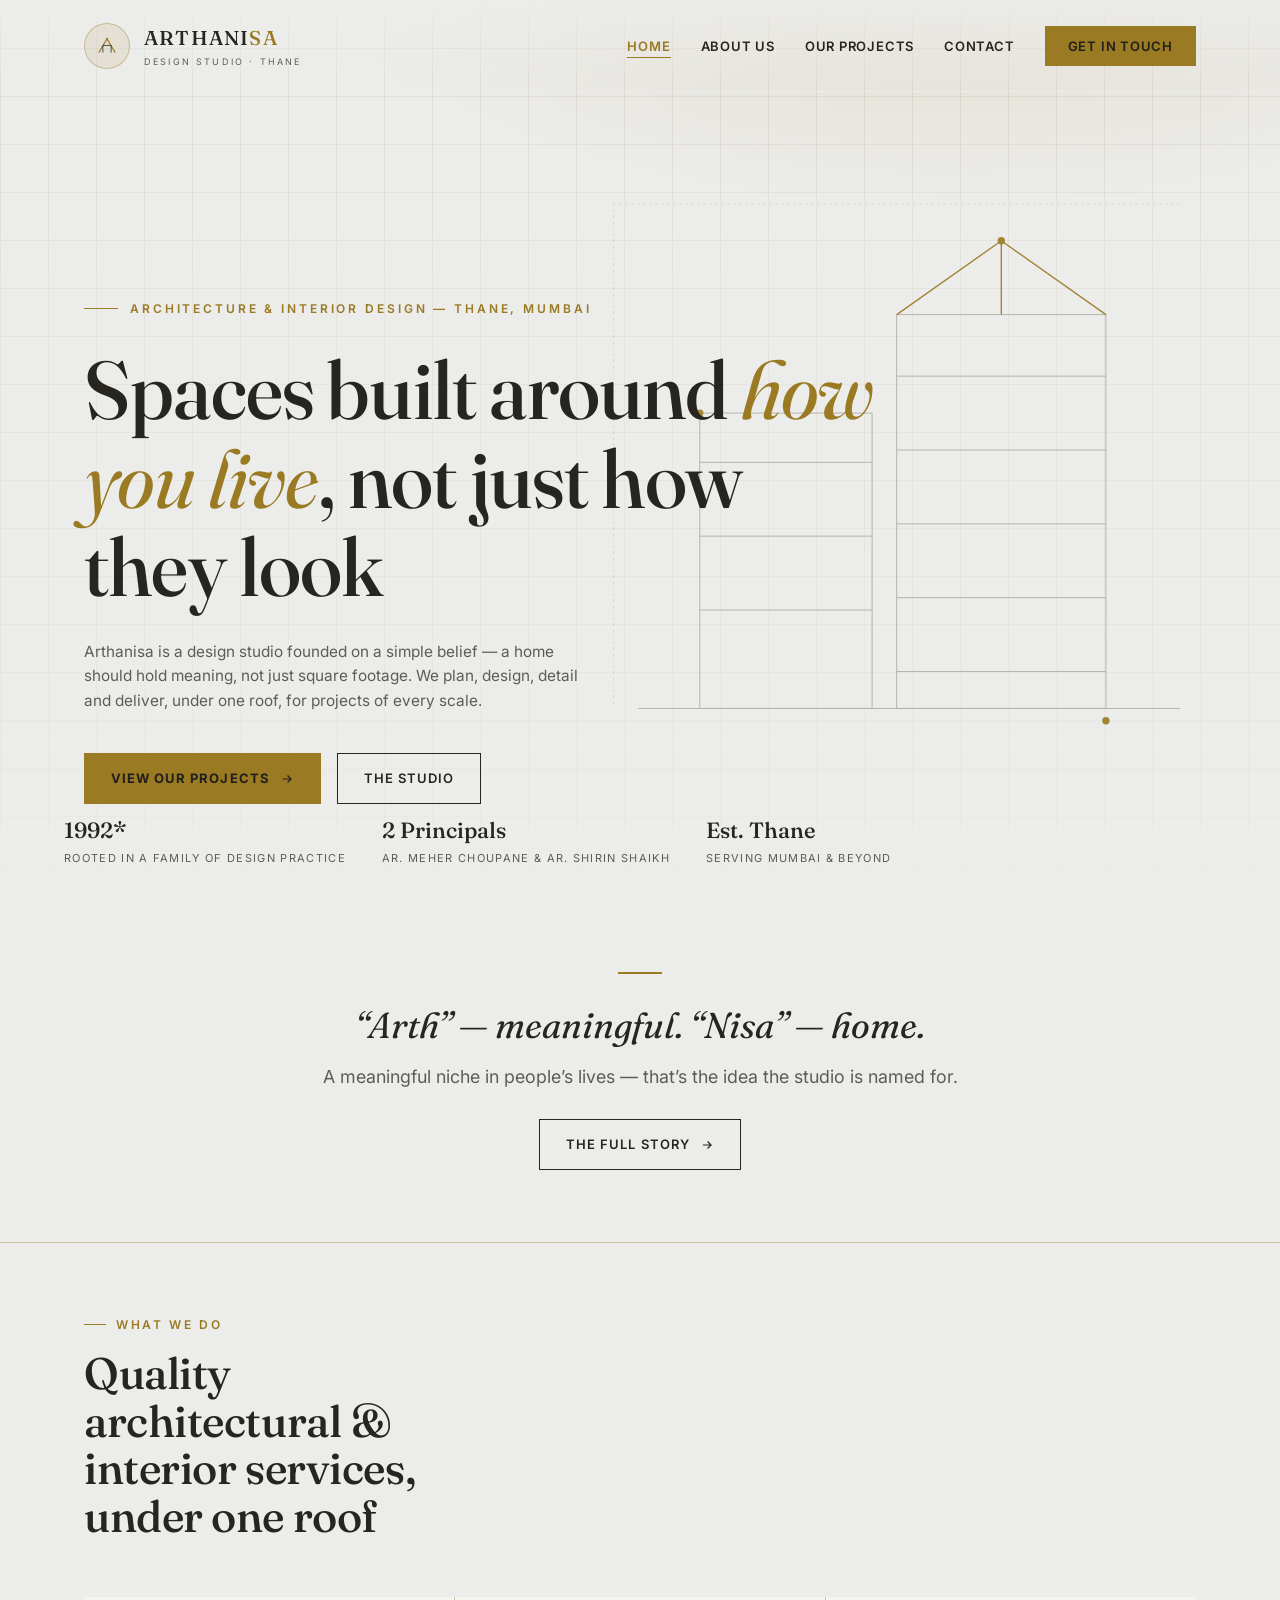
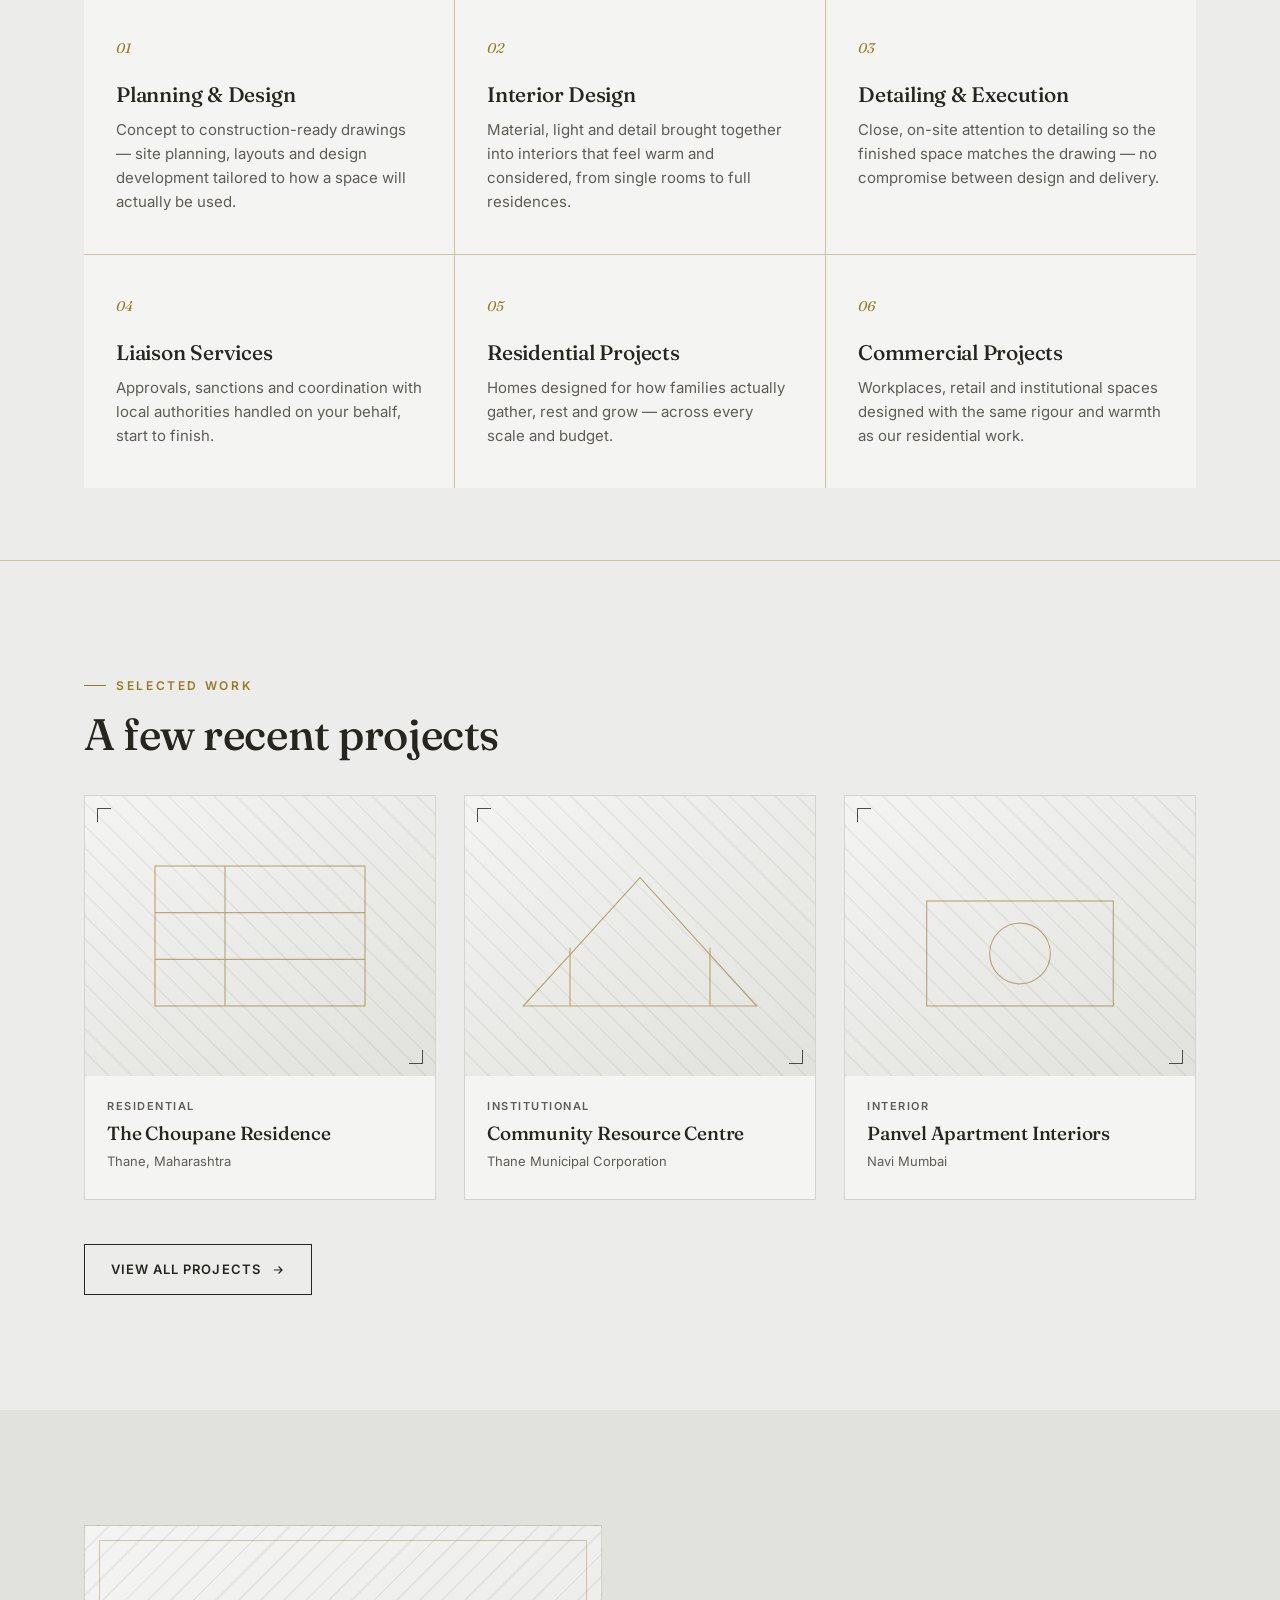
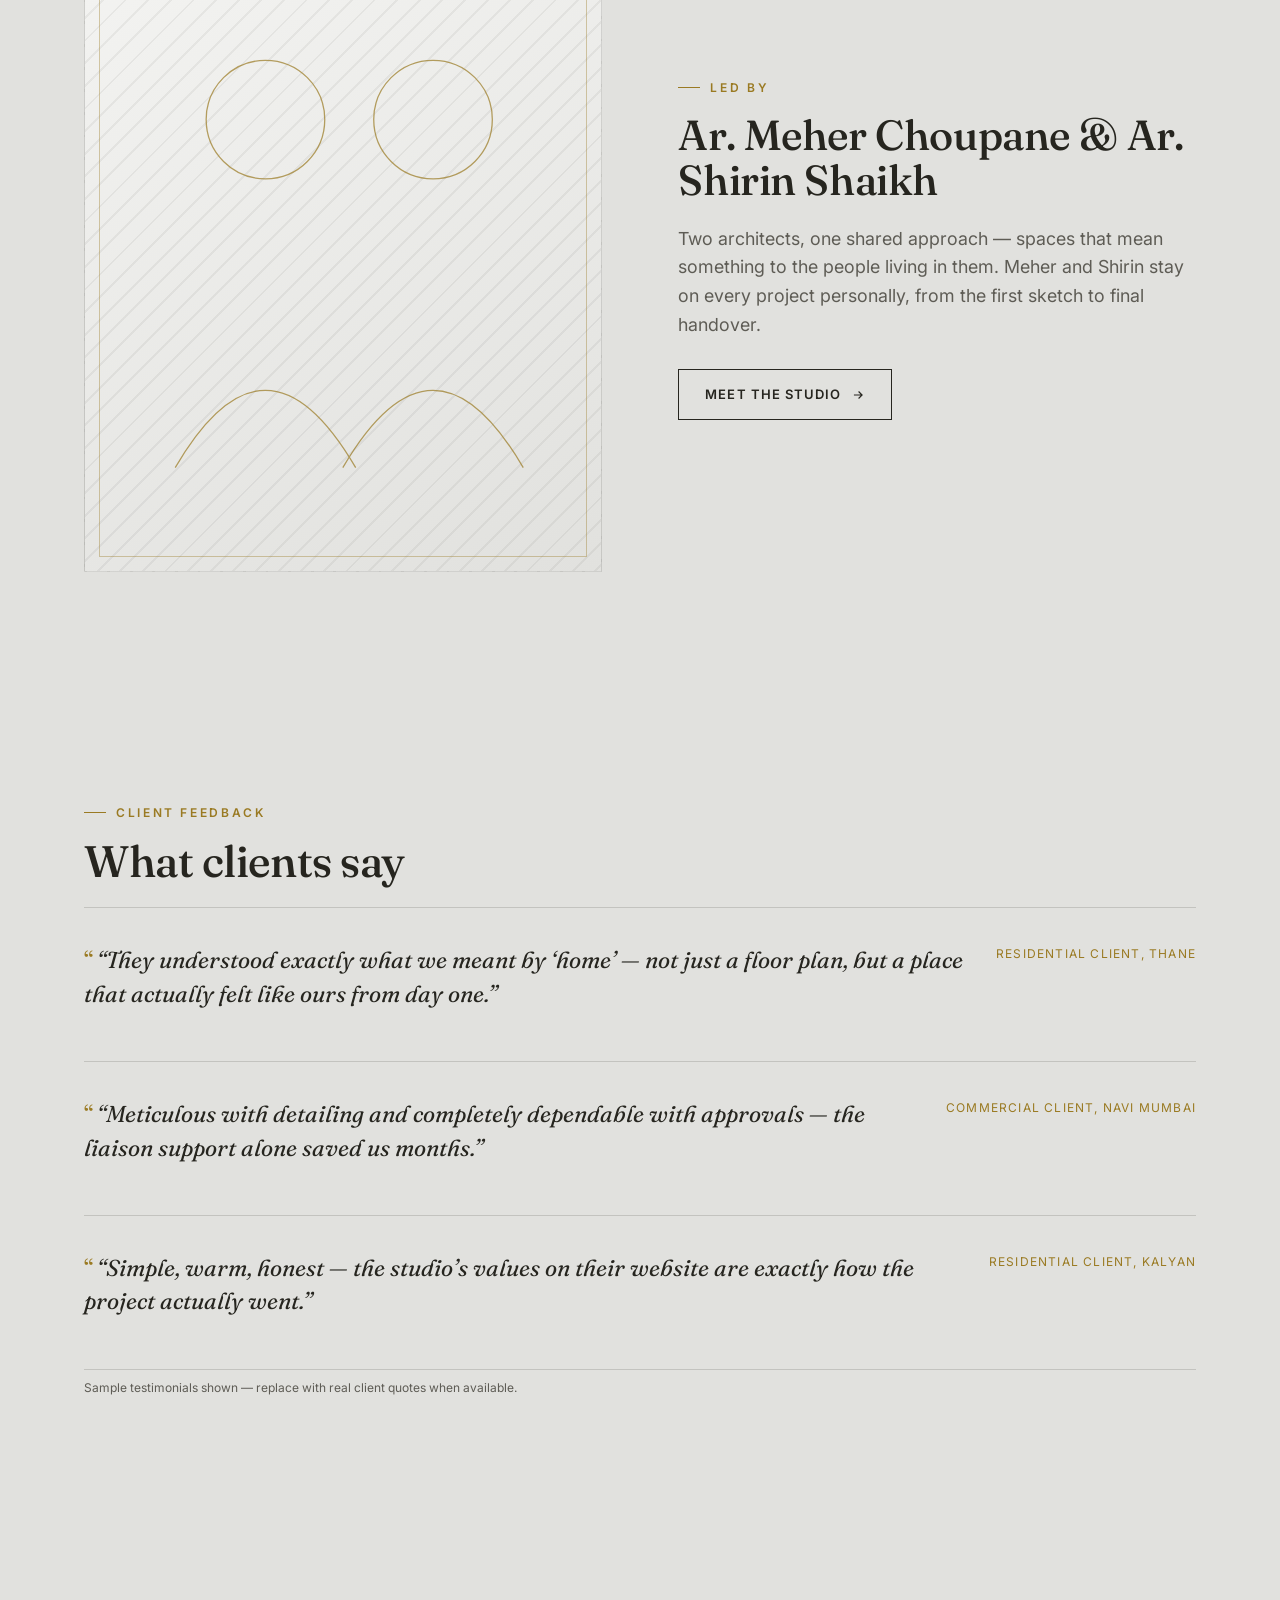
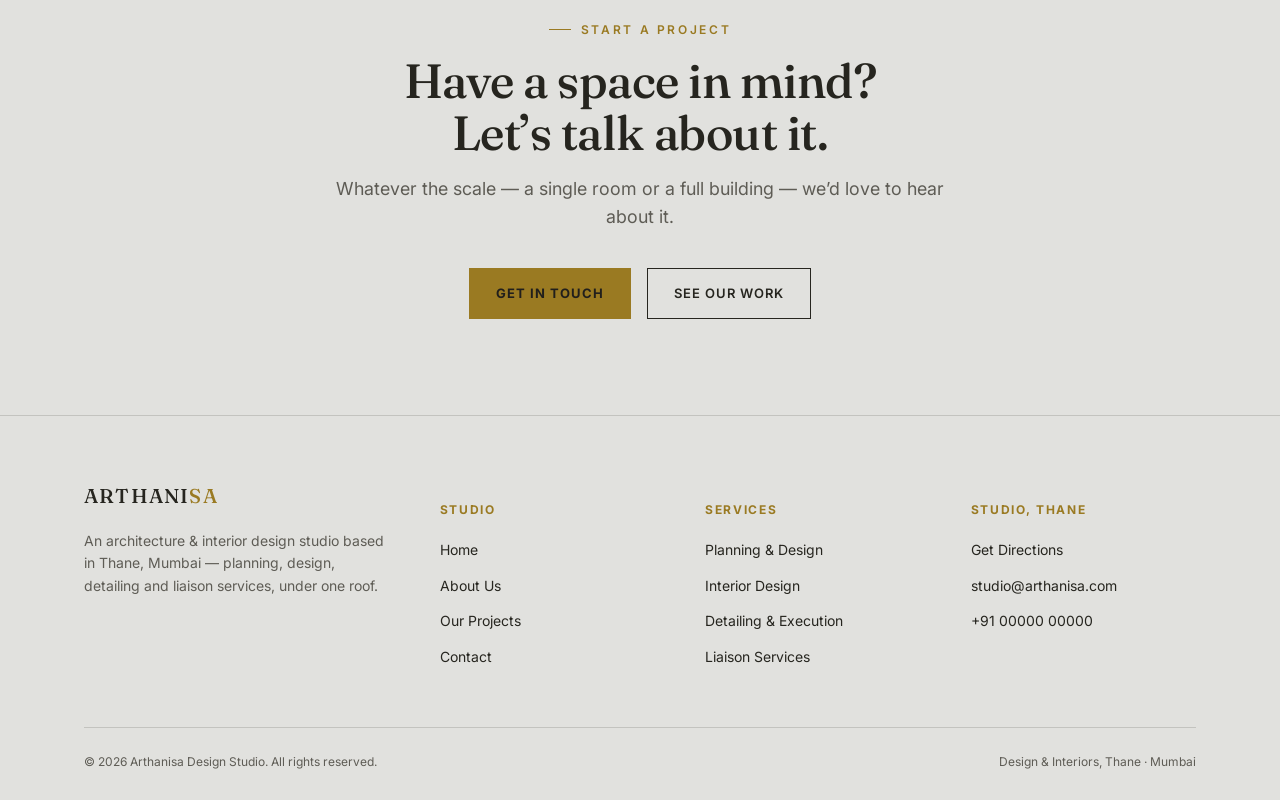
<file: index.html>
<!DOCTYPE html>
<html lang="en">
<head>
<meta charset="UTF-8">
<meta name="viewport" content="width=device-width, initial-scale=1.0">
<title>Arthanisa Design Studio — Architecture &amp; Interior Design, Thane</title>
<meta name="description" content="Arthanisa Design Studio is an architecture and interior design practice in Thane, Mumbai, led by Ar. Meher Choupane &amp; Ar. Shirin Shaikh. Planning, design, detailing and liaison services under one roof.">
<link rel="preconnect" href="https://fonts.googleapis.com">
<link rel="preconnect" href="https://fonts.gstatic.com" crossorigin>
<link rel="stylesheet" href="style.css">
</head>
<body>

<!-- ================= HEADER ================= -->
<header class="site-header">
  <div class="wrap">
    <a href="index.html" class="logo">
      <span class="logo-badge">
        <svg class="logo-mark" viewBox="0 0 40 40" fill="none" xmlns="http://www.w3.org/2000/svg">
          <path d="M5 32 L20 7 L35 32" stroke="#9A7A22" stroke-width="2"/>
          <path d="M12.5 32 V19 H27.5 V32" stroke="#26251F" stroke-width="1.4"/>
          <circle cx="20" cy="7" r="2.1" fill="#9A7A22"/>
        </svg>
      </span>
      <span>
        <span class="logo-word">ARTHANI<em>SA</em></span>
        <span class="logo-sub">Design Studio · Thane</span>
      </span>
    </a>

    <div class="nav-menu">
      <ul class="nav-links">
        <li><a href="index.html" class="is-active">Home</a></li>
        <li><a href="about.html">About Us</a></li>
        <li><a href="projects.html">Our Projects</a></li>
        <li><a href="contact.html">Contact</a></li>
        <li><a href="contact.html" class="nav-cta">Get in Touch</a></li>
  </ul>
      <button class="nav-toggle" aria-label="Toggle menu"><span></span><span></span><span></span></button>
    </div>
  </div>
</header>

<!-- ================= HERO ================= -->
<section class="hero">
  <div class="hero-grid"></div>
  <div class="hero-glow"></div>

  <svg class="hero-art" viewBox="0 0 520 520" fill="none" xmlns="http://www.w3.org/2000/svg">
    <g opacity="0.55" stroke="#7C7A70" stroke-width="1">
      <line x1="40" y1="470" x2="480" y2="470"/>
      <rect x="90" y="230" width="140" height="240"/>
      <rect x="250" y="150" width="170" height="320"/>
      <line x1="90" y1="270" x2="230" y2="270"/>
      <line x1="90" y1="330" x2="230" y2="330"/>
      <line x1="90" y1="390" x2="230" y2="390"/>
      <line x1="250" y1="200" x2="420" y2="200"/>
      <line x1="250" y1="260" x2="420" y2="260"/>
      <line x1="250" y1="320" x2="420" y2="320"/>
      <line x1="250" y1="380" x2="420" y2="380"/>
      <line x1="250" y1="440" x2="420" y2="440"/>
    </g>
    <g stroke="#9A7A22" stroke-width="1.4">
      <path d="M250 150 L335 90 L420 150" fill="none"/>
      <line x1="335" y1="90" x2="335" y2="150"/>
    </g>
    <circle cx="335" cy="90" r="3" fill="#9A7A22"/>
    <circle cx="90" cy="230" r="3" fill="#9A7A22"/>
    <circle cx="420" cy="480" r="3" fill="#9A7A22"/>
    <g opacity="0.4" stroke="#7C7A70" stroke-width="0.6" stroke-dasharray="2 4">
      <line x1="20" y1="60" x2="20" y2="470"/>
      <line x1="20" y1="60" x2="480" y2="60"/>
    </g>
  </svg>

  <div class="hero-inner wrap">
    <div class="hero-kicker">Architecture &amp; Interior Design — Thane, Mumbai</div>
    <h1>Spaces built around <em>how you live</em>, not just how they look</h1>
    <p class="hero-sub">Arthanisa is a design studio founded on a simple belief — a home should hold meaning, not just square footage. We plan, design, detail and deliver, under one roof, for projects of every scale.</p>
    <div class="hero-actions">
      <a href="projects.html" class="btn btn--gold">
        View Our Projects
        <svg viewBox="0 0 24 24" fill="none" stroke="currentColor" stroke-width="2"><path d="M5 12h14M13 6l6 6-6 6"/></svg>
      </a>
      <a href="about.html" class="btn btn--on-dark">The Studio</a>
    </div>
  </div>

  <div class="hero-coords">
    <div><b>1992*</b>Rooted in a family of design practice</div>
    <div><b>2 Principals</b>Ar. Meher Choupane &amp; Ar. Shirin Shaikh</div>
    <div><b>Est. Thane</b>Serving Mumbai &amp; beyond</div>
  </div>
</section>

<!-- ================= PHILOSOPHY ================= -->
<section class="section section--tight">
  <div class="wrap">
    <div class="name-teaser reveal">
      <span class="name-teaser__rule"></span>
      <blockquote>&ldquo;Arth&rdquo; — meaningful. &ldquo;Nisa&rdquo; — home.</blockquote>
      <p class="lede">A meaningful niche in people&rsquo;s lives — that&rsquo;s the idea the studio is named for.</p>
      <a href="about.html" class="btn" style="margin-top:4px;">The Full Story
        <svg viewBox="0 0 24 24" fill="none" stroke="currentColor" stroke-width="2"><path d="M5 12h14M13 6l6 6-6 6"/></svg>
      </a>
    </div>
  </div>
</section>

<!-- ================= EXPERTISE ================= -->
<section class="section section--tight grid-line-top">
  <div class="wrap">
    <div class="eyebrow reveal">What we do</div>
    <h2 class="reveal" style="max-width:14ch; font-size:clamp(28px,3.6vw,44px);">Quality architectural &amp; interior services, under one roof</h2>
    <div class="card-grid reveal">
      <div class="exp-card">
        <span class="num">01</span>
        <h3>Planning &amp; Design</h3>
        <p>Concept to construction-ready drawings — site planning, layouts and design development tailored to how a space will actually be used.</p>
      </div>
      <div class="exp-card">
        <span class="num">02</span>
        <h3>Interior Design</h3>
        <p>Material, light and detail brought together into interiors that feel warm and considered, from single rooms to full residences.</p>
      </div>
      <div class="exp-card">
        <span class="num">03</span>
        <h3>Detailing &amp; Execution</h3>
        <p>Close, on-site attention to detailing so the finished space matches the drawing — no compromise between design and delivery.</p>
      </div>
      <div class="exp-card">
        <span class="num">04</span>
        <h3>Liaison Services</h3>
        <p>Approvals, sanctions and coordination with local authorities handled on your behalf, start to finish.</p>
      </div>
      <div class="exp-card">
        <span class="num">05</span>
        <h3>Residential Projects</h3>
        <p>Homes designed for how families actually gather, rest and grow — across every scale and budget.</p>
      </div>
      <div class="exp-card">
        <span class="num">06</span>
        <h3>Commercial Projects</h3>
        <p>Workplaces, retail and institutional spaces designed with the same rigour and warmth as our residential work.</p>
      </div>
    </div>
  </div>
</section>

<!-- ================= FEATURED PROJECTS ================= -->
<section class="section grid-line-top">
  <div class="wrap">
    <div class="eyebrow reveal">Selected work</div>
    <h2 class="reveal" style="font-size:clamp(28px,3.6vw,44px); max-width:16ch;">A few recent projects</h2>

    <div class="project-grid reveal">
      <a href="projects.html" class="project-card">
        <div class="project-thumb">
          <div class="corner tl"></div><div class="corner br"></div>
          <svg viewBox="0 0 300 240" width="100%" height="100%" preserveAspectRatio="xMidYMid slice">
            <g stroke="#9A7A22" stroke-width="1" opacity="0.6" fill="none">
              <rect x="60" y="60" width="180" height="120"/>
              <line x1="60" y1="100" x2="240" y2="100"/>
              <line x1="60" y1="140" x2="240" y2="140"/>
              <line x1="120" y1="60" x2="120" y2="180"/>
            </g>
          </svg>
        </div>
        <div class="project-body">
          <span class="tag">Residential</span>
          <h3>The Choupane Residence</h3>
          <span class="loc">Thane, Maharashtra</span>
        </div>
      </a>

      <a href="projects.html" class="project-card">
        <div class="project-thumb">
          <div class="corner tl"></div><div class="corner br"></div>
          <svg viewBox="0 0 300 240" width="100%" height="100%" preserveAspectRatio="xMidYMid slice">
            <g stroke="#9A7A22" stroke-width="1" opacity="0.6" fill="none">
              <path d="M50 180 L150 70 L250 180 Z"/>
              <line x1="90" y1="180" x2="90" y2="130"/>
              <line x1="210" y1="180" x2="210" y2="130"/>
            </g>
          </svg>
        </div>
        <div class="project-body">
          <span class="tag">Institutional</span>
          <h3>Community Resource Centre</h3>
          <span class="loc">Thane Municipal Corporation</span>
        </div>
      </a>

      <a href="projects.html" class="project-card">
        <div class="project-thumb">
          <div class="corner tl"></div><div class="corner br"></div>
          <svg viewBox="0 0 300 240" width="100%" height="100%" preserveAspectRatio="xMidYMid slice">
            <g stroke="#9A7A22" stroke-width="1" opacity="0.6" fill="none">
              <rect x="70" y="90" width="160" height="90"/>
              <circle cx="150" cy="135" r="26"/>
            </g>
          </svg>
        </div>
        <div class="project-body">
          <span class="tag">Interior</span>
          <h3>Panvel Apartment Interiors</h3>
          <span class="loc">Navi Mumbai</span>
        </div>
      </a>
    </div>

    <div class="reveal" style="margin-top:44px;">
      <a href="projects.html" class="btn">View All Projects
        <svg viewBox="0 0 24 24" fill="none" stroke="currentColor" stroke-width="2"><path d="M5 12h14M13 6l6 6-6 6"/></svg>
      </a>
    </div>
  </div>
</section>

<!-- ================= FOUNDERS TEASER ================= -->
<section class="section section--dark">
  <div class="wrap split">
    <div class="reveal">
      <div class="figure-panel">
        <svg viewBox="0 0 400 500" width="100%" height="100%">
          <g stroke="#9A7A22" stroke-width="1" opacity="0.7" fill="none">
            <circle cx="140" cy="150" r="46"/>
            <circle cx="270" cy="150" r="46"/>
            <path d="M70 420 Q140 300 210 420" />
            <path d="M200 420 Q270 300 340 420" />
          </g>
        </svg>
      </div>
    </div>
    <div class="reveal">
      <div class="eyebrow">Led by</div>
      <h2 style="font-size:clamp(28px,3.6vw,42px);">Ar. Meher Choupane &amp; Ar. Shirin Shaikh</h2>
      <p class="lede" style="max-width:52ch;">Two architects, one shared approach — spaces that mean something to the people living in them. Meher and Shirin stay on every project personally, from the first sketch to final handover.</p>
      <a href="about.html" class="btn btn--on-dark" style="margin-top:12px;">Meet the Studio
        <svg viewBox="0 0 24 24" fill="none" stroke="currentColor" stroke-width="2"><path d="M5 12h14M13 6l6 6-6 6"/></svg>
      </a>
    </div>
  </div>
</section>

<!-- ================= CLIENT FEEDBACK ================= -->
<section class="section section--dark">
  <div class="wrap">
    <div class="eyebrow reveal">Client feedback</div>
    <h2 class="reveal" style="font-size:clamp(28px,3.6vw,44px); max-width:16ch;">What clients say</h2>

    <div class="reveal">
      <div class="testimonial">
        <p>&ldquo;They understood exactly what we meant by &lsquo;home&rsquo; — not just a floor plan, but a place that actually felt like ours from day one.&rdquo;</p>
        <span class="who">Residential client, Thane</span>
      </div>
      <div class="testimonial">
        <p>&ldquo;Meticulous with detailing and completely dependable with approvals — the liaison support alone saved us months.&rdquo;</p>
        <span class="who">Commercial client, Navi Mumbai</span>
      </div>
      <div class="testimonial">
        <p>&ldquo;Simple, warm, honest — the studio&rsquo;s values on their website are exactly how the project actually went.&rdquo;</p>
        <span class="who">Residential client, Kalyan</span>
      </div>
    </div>
    <p class="form-note reveal" style="margin-top:8px; color:var(--grey-text);">Sample testimonials shown — replace with real client quotes when available.</p>
  </div>
</section>

<!-- ================= CTA ================= -->
<section class="cta-band">
  <div class="wrap">
    <div class="eyebrow reveal" style="justify-content:center;">Start a project</div>
    <h2 class="reveal">Have a space in mind? Let&rsquo;s talk about it.</h2>
    <p class="lede reveal" style="margin-left:auto;margin-right:auto;">Whatever the scale — a single room or a full building — we&rsquo;d love to hear about it.</p>
    <div class="cta-actions reveal">
      <a href="contact.html" class="btn btn--gold">Get in Touch</a>
      <a href="projects.html" class="btn btn--on-dark">See Our Work</a>
    </div>
  </div>
</section>

<!-- ================= FOOTER ================= -->
<footer class="site-footer">
  <div class="wrap">
    <div class="footer-top">
      <div class="footer-brand">
        <span class="logo-word">ARTHANI<em style="color:#9A7A22;font-style:normal;">SA</em></span>
        <p>An architecture &amp; interior design studio based in Thane, Mumbai — planning, design, detailing and liaison services, under one roof.</p>
      </div>
      <div class="footer-col">
        <h5>Studio</h5>
        <ul>
          <li><a href="index.html">Home</a></li>
          <li><a href="about.html">About Us</a></li>
          <li><a href="projects.html">Our Projects</a></li>
          <li><a href="contact.html">Contact</a></li>
        </ul>
      </div>
      <div class="footer-col">
        <h5>Services</h5>
        <ul>
          <li><a href="about.html">Planning &amp; Design</a></li>
          <li><a href="about.html">Interior Design</a></li>
          <li><a href="about.html">Detailing &amp; Execution</a></li>
          <li><a href="about.html">Liaison Services</a></li>
        </ul>
      </div>
      <div class="footer-col">
        <h5>Studio, Thane</h5>
        <ul>
          <li><a href="https://www.google.com/maps/place/Arthanisa+Design+Studio/@19.1889408,72.9808896,14z" target="_blank" rel="noopener">Get Directions</a></li>
          <li><a href="mailto:studio@arthanisa.com">studio@arthanisa.com</a></li>
          <li><a href="tel:+910000000000">+91 00000 00000</a></li>
        </ul>
      </div>
    </div>
    <div class="footer-bottom">
      <span>&copy; 2026 Arthanisa Design Studio. All rights reserved.</span>
      <span>Design &amp; Interiors, Thane · Mumbai</span>
    </div>
  </div>
</footer>

<script src="script.js"></script>
</body>
</html>
</file>
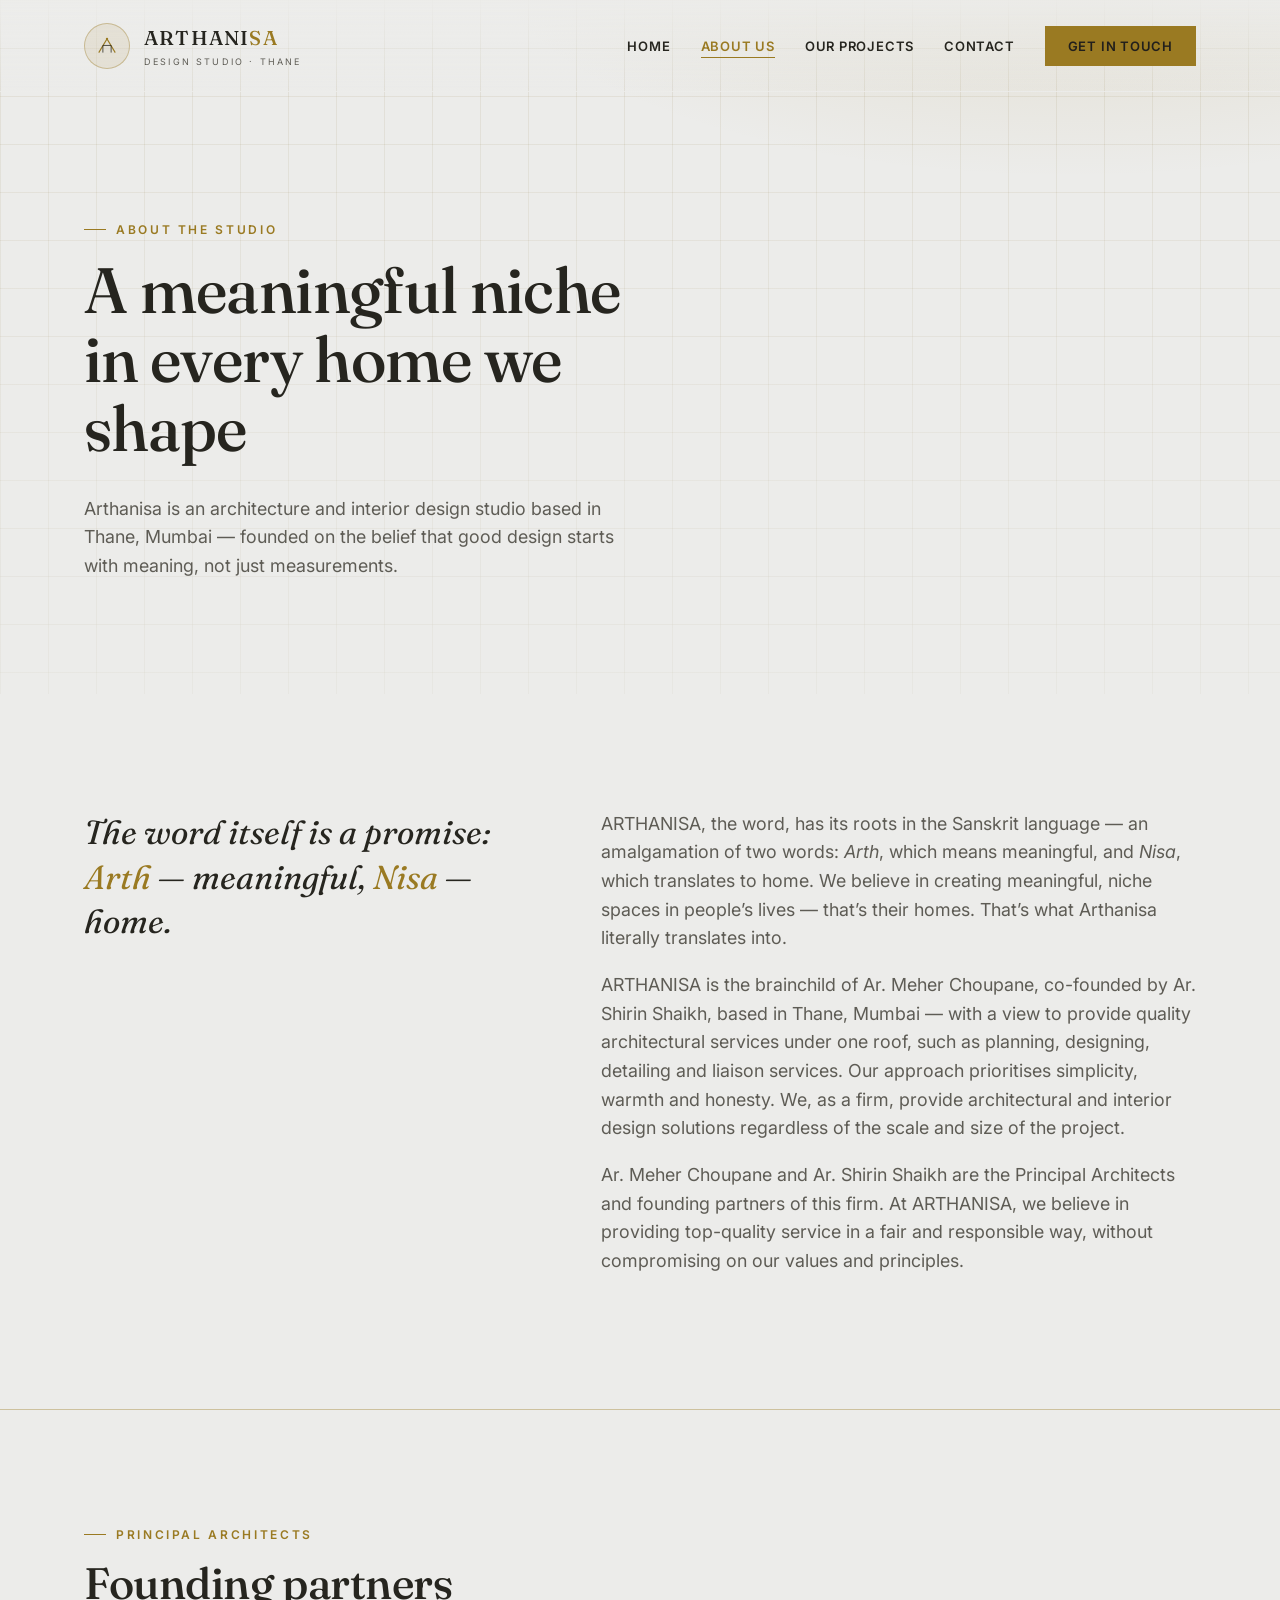
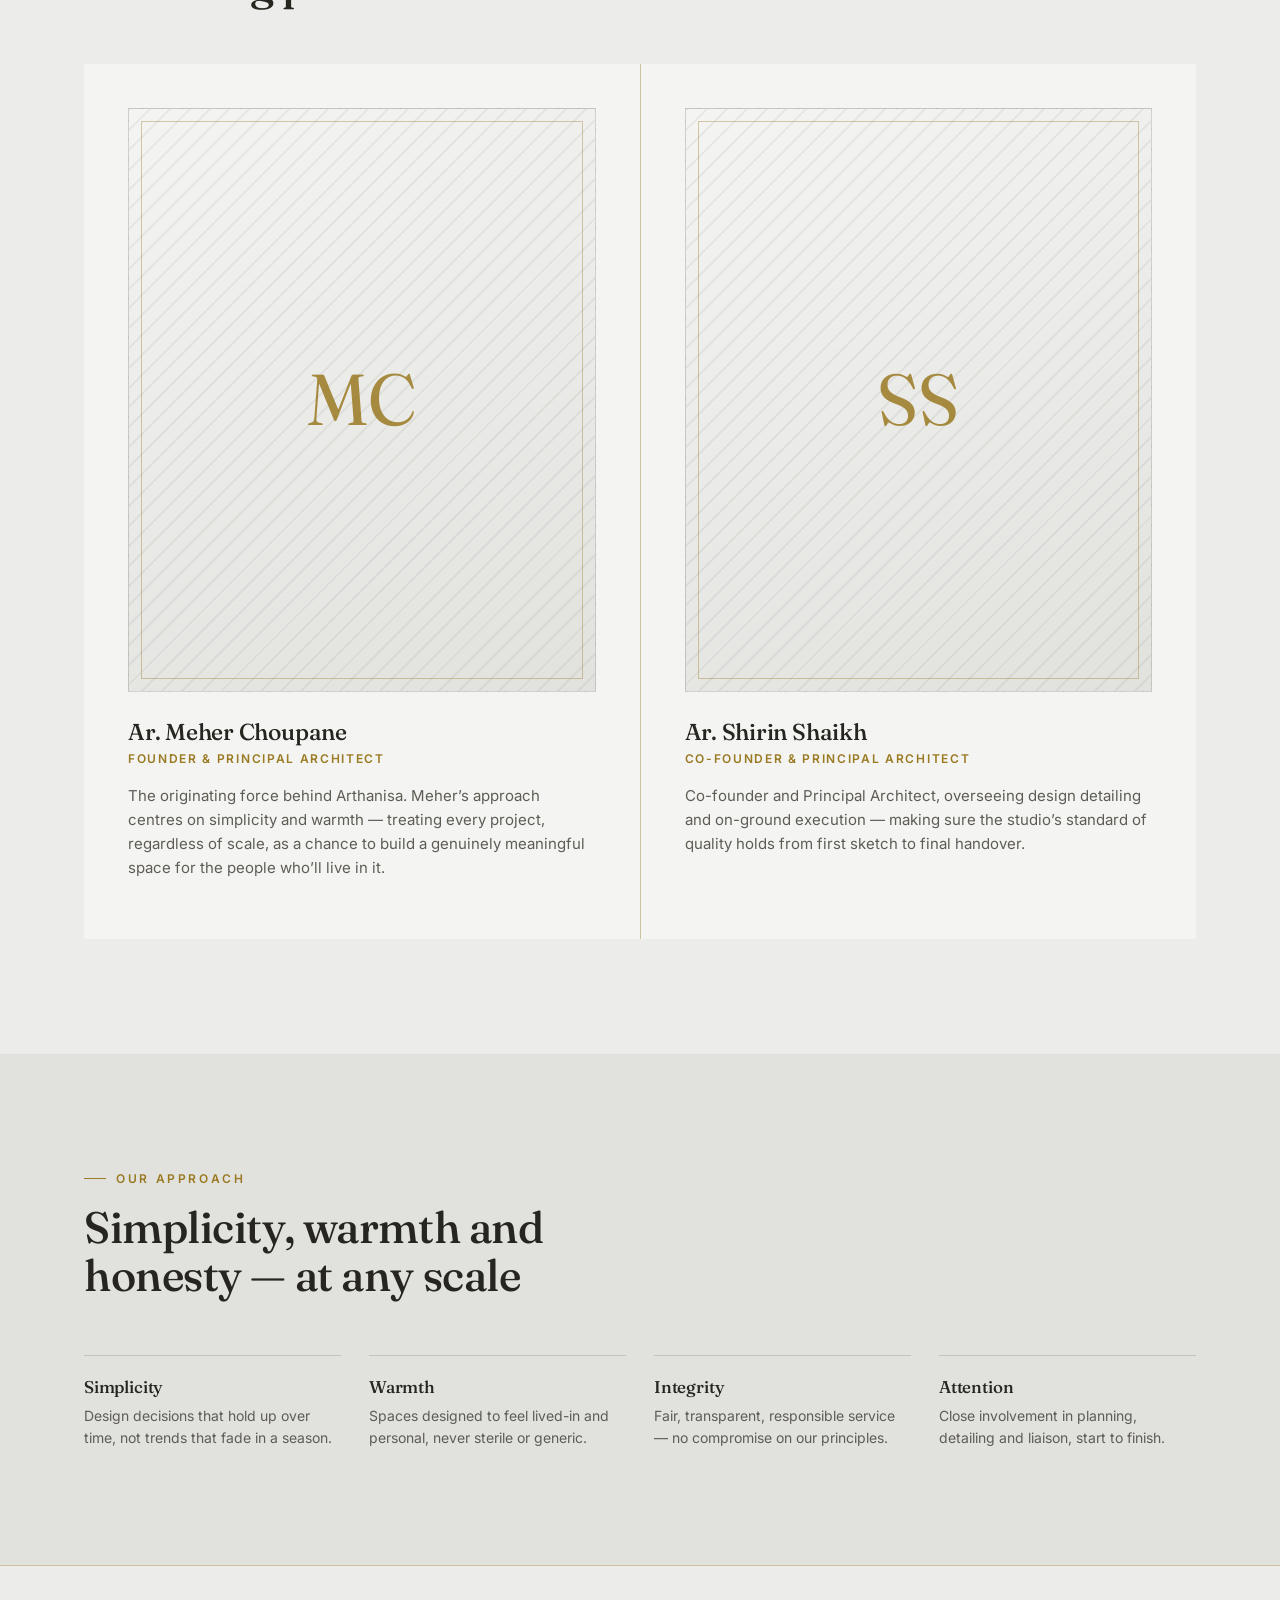
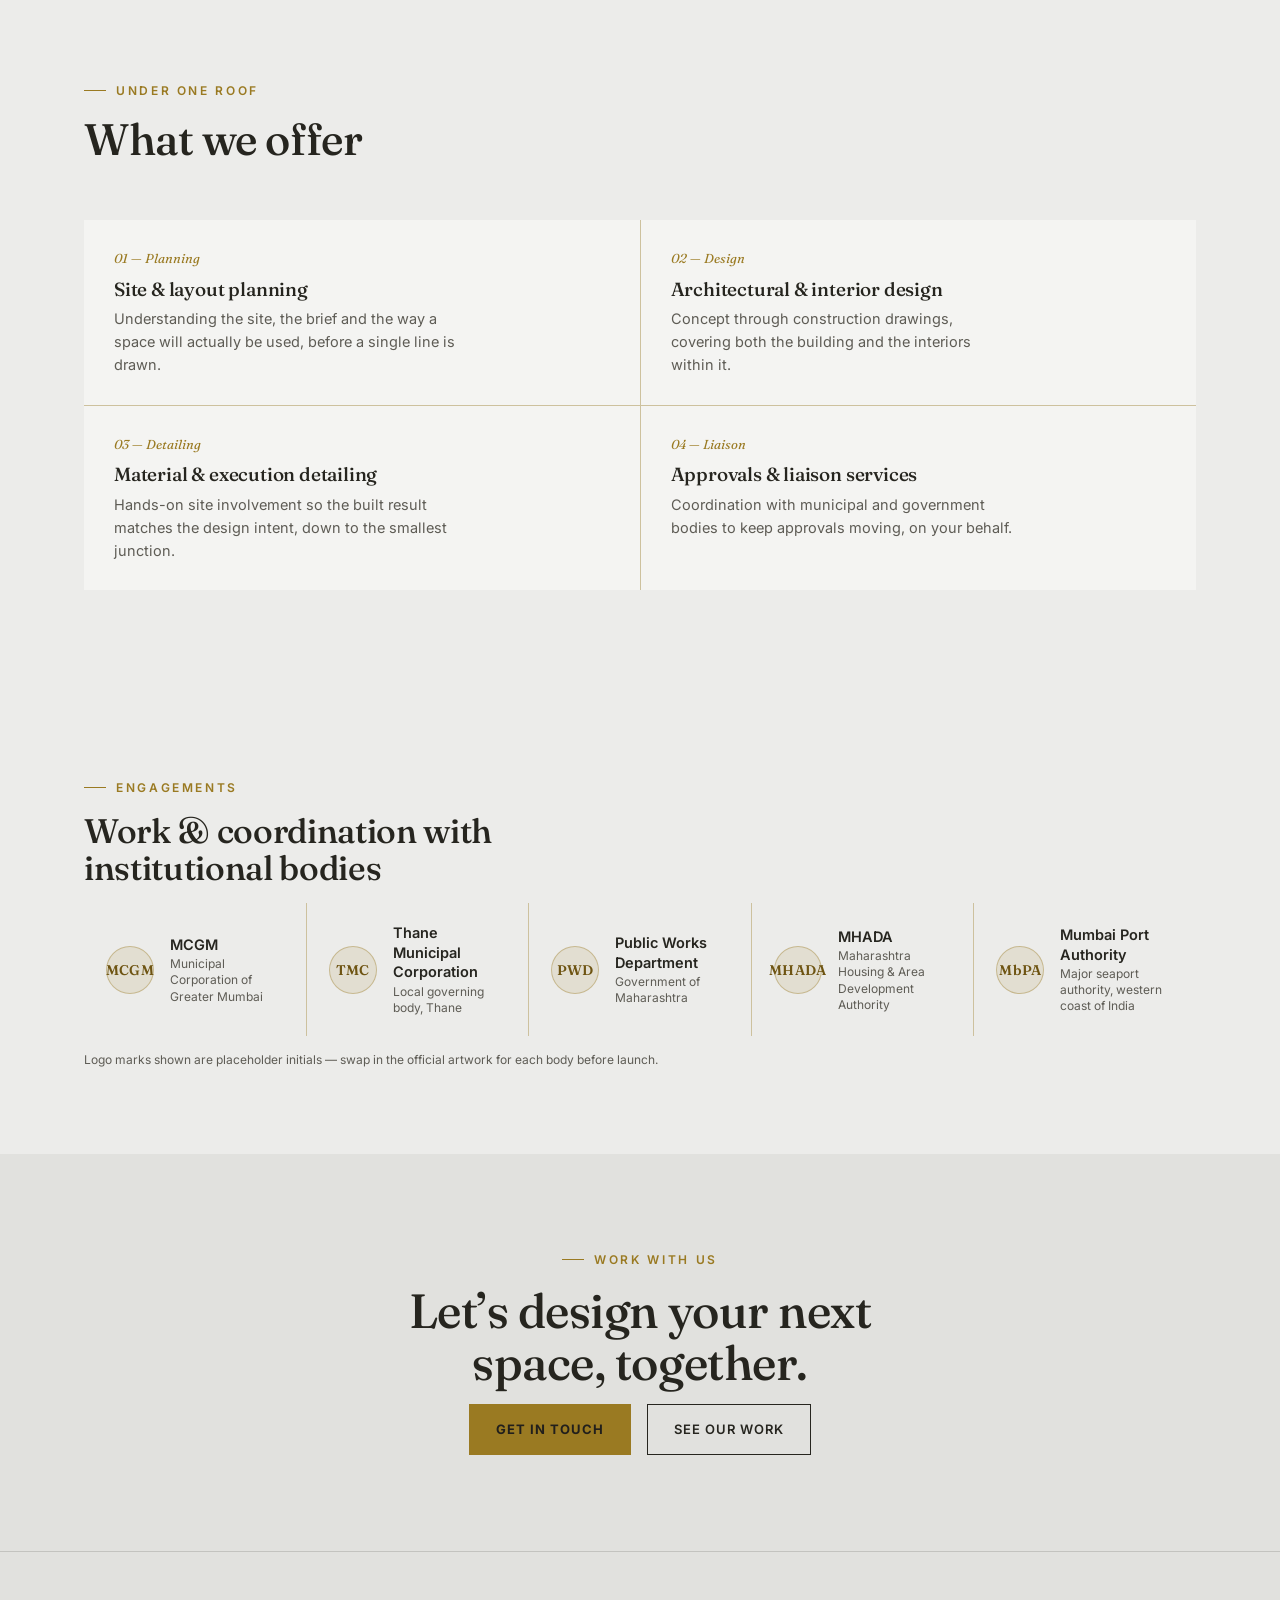
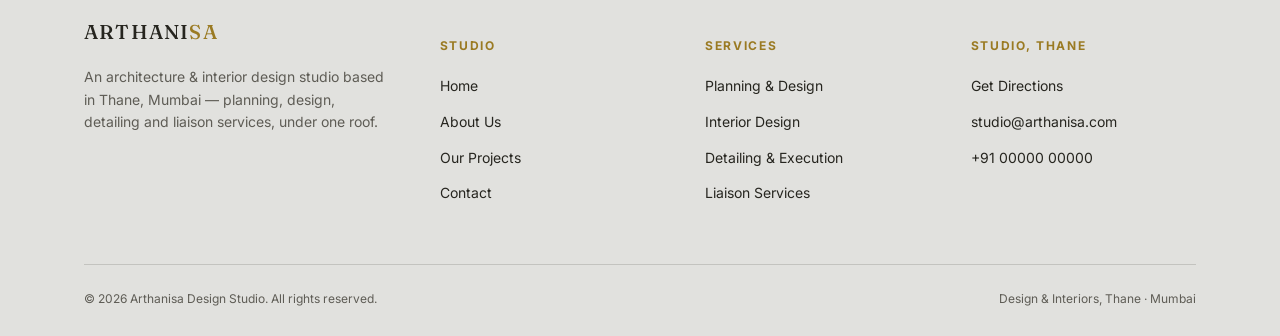
<file: about.html>
<!DOCTYPE html>
<html lang="en">
<head>
<meta charset="UTF-8">
<meta name="viewport" content="width=device-width, initial-scale=1.0">
<title>About Us — Arthanisa Design Studio</title>
<meta name="description" content="Arthanisa Design Studio was founded by Ar. Meher Choupane and co-founded by Ar. Shirin Shaikh in Thane, Mumbai — offering planning, design, detailing and liaison services under one roof.">
<link rel="preconnect" href="https://fonts.googleapis.com">
<link rel="preconnect" href="https://fonts.gstatic.com" crossorigin>
<link rel="stylesheet" href="style.css">
</head>
<body>

<!-- ================= HEADER ================= -->
<header class="site-header">
  <div class="wrap">
    <a href="index.html" class="logo">
      <span class="logo-badge">
        <svg class="logo-mark" viewBox="0 0 40 40" fill="none" xmlns="http://www.w3.org/2000/svg">
          <path d="M5 32 L20 7 L35 32" stroke="#9A7A22" stroke-width="2"/>
          <path d="M12.5 32 V19 H27.5 V32" stroke="#26251F" stroke-width="1.4"/>
          <circle cx="20" cy="7" r="2.1" fill="#9A7A22"/>
        </svg>
      </span>
      <span>
        <span class="logo-word">ARTHANI<em>SA</em></span>
        <span class="logo-sub">Design Studio · Thane</span>
      </span>
    </a>
    <div class="nav-menu">
      <ul class="nav-links">
        <li><a href="index.html">Home</a></li>
        <li><a href="about.html" class="is-active">About Us</a></li>
        <li><a href="projects.html">Our Projects</a></li>
        <li><a href="contact.html">Contact</a></li>
        <li><a href="contact.html" class="nav-cta">Get in Touch</a></li>
  </ul>
      <button class="nav-toggle" aria-label="Toggle menu"><span></span><span></span><span></span></button>
    </div>
  </div>
</header>

<!-- ================= PAGE HERO ================= -->
<section class="page-hero">
  <div class="hero-grid"></div>
  <div class="wrap">
    <div class="eyebrow">About the studio</div>
    <h1>A meaningful niche in every home we shape</h1>
    <p class="lede">Arthanisa is an architecture and interior design studio based in Thane, Mumbai — founded on the belief that good design starts with meaning, not just measurements.</p>
  </div>
</section>

<!-- ================= ORIGIN STORY ================= -->
<section class="section">
  <div class="wrap">
    <div class="philosophy">
      <blockquote class="reveal">The word itself is a promise: <em>Arth</em> — meaningful, <em>Nisa</em> — home.</blockquote>
      <div class="reveal">
        <p class="lede">ARTHANISA, the word, has its roots in the Sanskrit language — an amalgamation of two words: <em>Arth</em>, which means meaningful, and <em>Nisa</em>, which translates to home. We believe in creating meaningful, niche spaces in people&rsquo;s lives — that&rsquo;s their homes. That&rsquo;s what Arthanisa literally translates into.</p>
        <p class="lede">ARTHANISA is the brainchild of Ar. Meher Choupane, co-founded by Ar. Shirin Shaikh, based in Thane, Mumbai — with a view to provide quality architectural services under one roof, such as planning, designing, detailing and liaison services. Our approach prioritises simplicity, warmth and honesty. We, as a firm, provide architectural and interior design solutions regardless of the scale and size of the project.</p>
        <p class="lede">Ar. Meher Choupane and Ar. Shirin Shaikh are the Principal Architects and founding partners of this firm. At ARTHANISA, we believe in providing top-quality service in a fair and responsible way, without compromising on our values and principles.</p>
      </div>
    </div>
  </div>
</section>

<!-- ================= FOUNDERS ================= -->
<section class="section grid-line-top">
  <div class="wrap">
    <div class="eyebrow reveal">Principal architects</div>
    <h2 class="reveal" style="font-size:clamp(28px,3.6vw,44px); max-width:16ch;">Founding partners</h2>

    <div class="founders reveal">
      <div class="founder">
        <div class="founder-photo"><span class="initials">MC</span></div>
        <h3>Ar. Meher Choupane</h3>
        <span class="role">Founder &amp; Principal Architect</span>
        <p>The originating force behind Arthanisa. Meher&rsquo;s approach centres on simplicity and warmth — treating every project, regardless of scale, as a chance to build a genuinely meaningful space for the people who&rsquo;ll live in it.</p>
      </div>
      <div class="founder">
        <div class="founder-photo"><span class="initials">SS</span></div>
        <h3>Ar. Shirin Shaikh</h3>
        <span class="role">Co-Founder &amp; Principal Architect</span>
        <p>Co-founder and Principal Architect, overseeing design detailing and on-ground execution — making sure the studio&rsquo;s standard of quality holds from first sketch to final handover.</p>
      </div>
    </div>
  </div>
</section>

<!-- ================= APPROACH / VALUES ================= -->
<section class="section section--dark">
  <div class="wrap">
    <div class="eyebrow reveal">Our approach</div>
    <h2 class="reveal" style="font-size:clamp(28px,3.6vw,44px); max-width:18ch;">Simplicity, warmth and honesty — at any scale</h2>
    <div class="value-list reveal">
      <div class="value-item">
        <h4>Simplicity</h4>
        <p>Design decisions that hold up over time, not trends that fade in a season.</p>
      </div>
      <div class="value-item">
        <h4>Warmth</h4>
        <p>Spaces designed to feel lived-in and personal, never sterile or generic.</p>
      </div>
      <div class="value-item">
        <h4>Integrity</h4>
        <p>Fair, transparent, responsible service — no compromise on our principles.</p>
      </div>
      <div class="value-item">
        <h4>Attention</h4>
        <p>Close involvement in planning, detailing and liaison, start to finish.</p>
      </div>
    </div>
  </div>
</section>

<!-- ================= WHAT WE OFFER ================= -->
<section class="section grid-line-top">
  <div class="wrap">
    <div class="eyebrow reveal">Under one roof</div>
    <h2 class="reveal" style="font-size:clamp(28px,3.6vw,44px); max-width:16ch;">What we offer</h2>
    <div class="process-grid reveal">
      <div class="process-box">
        <span class="step">01 — Planning</span>
        <h4>Site &amp; layout planning</h4>
        <p>Understanding the site, the brief and the way a space will actually be used, before a single line is drawn.</p>
      </div>
      <div class="process-box">
        <span class="step">02 — Design</span>
        <h4>Architectural &amp; interior design</h4>
        <p>Concept through construction drawings, covering both the building and the interiors within it.</p>
      </div>
      <div class="process-box">
        <span class="step">03 — Detailing</span>
        <h4>Material &amp; execution detailing</h4>
        <p>Hands-on site involvement so the built result matches the design intent, down to the smallest junction.</p>
      </div>
      <div class="process-box">
        <span class="step">04 — Liaison</span>
        <h4>Approvals &amp; liaison services</h4>
        <p>Coordination with municipal and government bodies to keep approvals moving, on your behalf.</p>
      </div>
    </div>
  </div>
</section>

<!-- ================= ENGAGEMENTS ================= -->
<section class="section section--tight">
  <div class="wrap">
    <div class="eyebrow reveal">Engagements</div>
    <h2 class="reveal" style="font-size:clamp(24px,3vw,34px); max-width:20ch;">Work &amp; coordination with institutional bodies</h2>
    <div class="org-badges reveal">
      <div class="org-badge"><span class="mark">MCGM</span><span class="name">MCGM<small>Municipal Corporation of Greater Mumbai</small></span></div>
      <div class="org-badge"><span class="mark">TMC</span><span class="name">Thane Municipal Corporation<small>Local governing body, Thane</small></span></div>
      <div class="org-badge"><span class="mark">PWD</span><span class="name">Public Works Department<small>Government of Maharashtra</small></span></div>
      <div class="org-badge"><span class="mark">MHADA</span><span class="name">MHADA<small>Maharashtra Housing &amp; Area Development Authority</small></span></div>
      <div class="org-badge"><span class="mark">MbPA</span><span class="name">Mumbai Port Authority<small>Major seaport authority, western coast of India</small></span></div>
    </div>
    <p class="form-note reveal" style="margin-top:14px;">Logo marks shown are placeholder initials — swap in the official artwork for each body before launch.</p>
  </div>
</section>

<!-- ================= CTA ================= -->
<section class="cta-band">
  <div class="wrap">
    <div class="eyebrow reveal" style="justify-content:center;">Work with us</div>
    <h2 class="reveal">Let&rsquo;s design your next space, together.</h2>
    <div class="cta-actions reveal">
      <a href="contact.html" class="btn btn--gold">Get in Touch</a>
      <a href="projects.html" class="btn btn--on-dark">See Our Work</a>
    </div>
  </div>
</section>

<!-- ================= FOOTER ================= -->
<footer class="site-footer">
  <div class="wrap">
    <div class="footer-top">
      <div class="footer-brand">
        <span class="logo-word">ARTHANI<em style="color:#9A7A22;font-style:normal;">SA</em></span>
        <p>An architecture &amp; interior design studio based in Thane, Mumbai — planning, design, detailing and liaison services, under one roof.</p>
      </div>
      <div class="footer-col">
        <h5>Studio</h5>
        <ul>
          <li><a href="index.html">Home</a></li>
          <li><a href="about.html">About Us</a></li>
          <li><a href="projects.html">Our Projects</a></li>
          <li><a href="contact.html">Contact</a></li>
        </ul>
      </div>
      <div class="footer-col">
        <h5>Services</h5>
        <ul>
          <li><a href="about.html">Planning &amp; Design</a></li>
          <li><a href="about.html">Interior Design</a></li>
          <li><a href="about.html">Detailing &amp; Execution</a></li>
          <li><a href="about.html">Liaison Services</a></li>
        </ul>
      </div>
      <div class="footer-col">
        <h5>Studio, Thane</h5>
        <ul>
          <li><a href="https://www.google.com/maps/place/Arthanisa+Design+Studio/@19.1889408,72.9808896,14z" target="_blank" rel="noopener">Get Directions</a></li>
          <li><a href="mailto:studio@arthanisa.com">studio@arthanisa.com</a></li>
          <li><a href="tel:+910000000000">+91 00000 00000</a></li>
        </ul>
      </div>
    </div>
    <div class="footer-bottom">
      <span>&copy; 2026 Arthanisa Design Studio. All rights reserved.</span>
      <span>Design &amp; Interiors, Thane · Mumbai</span>
    </div>
  </div>
</footer>

<script src="script.js"></script>
</body>
</html>
</file>
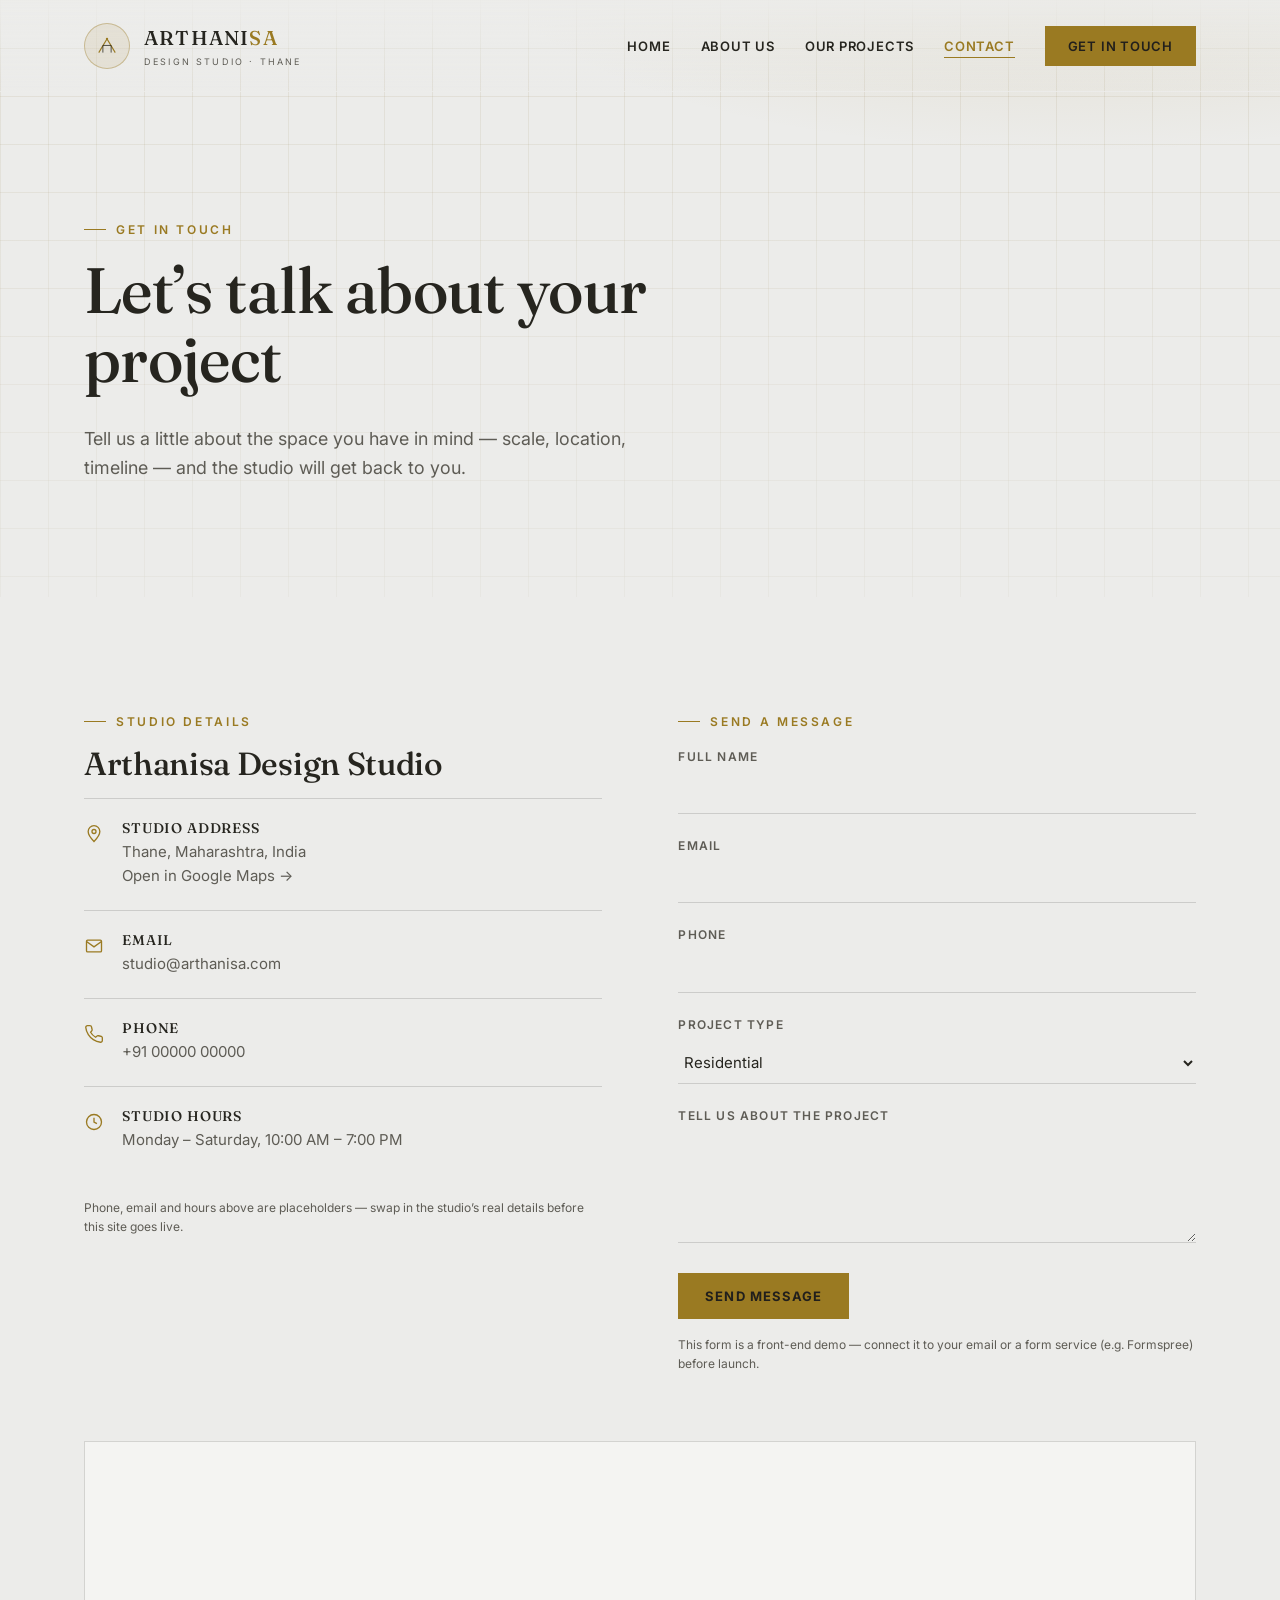
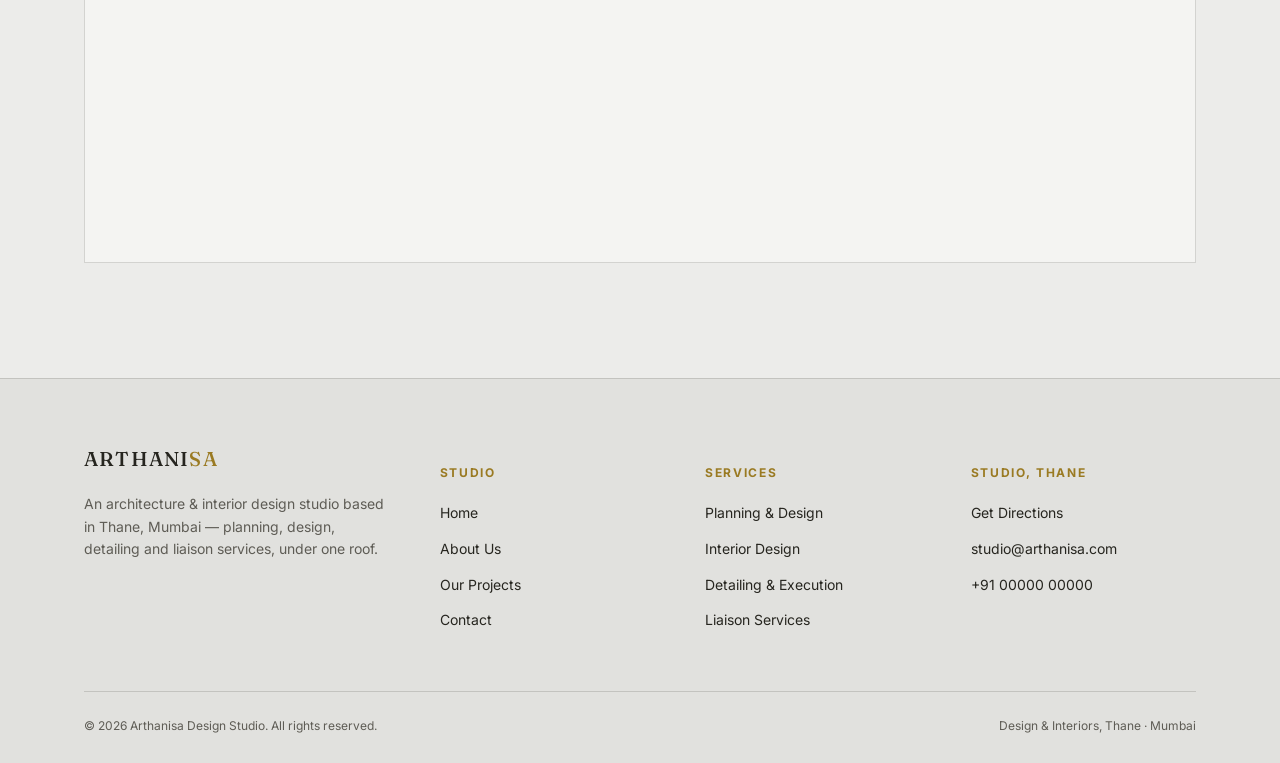
<file: contact.html>
<!DOCTYPE html>
<html lang="en">
<head>
<meta charset="UTF-8">
<meta name="viewport" content="width=device-width, initial-scale=1.0">
<title>Contact — Arthanisa Design Studio</title>
<meta name="description" content="Get in touch with Arthanisa Design Studio, Thane — for architecture, interior design, planning and liaison services.">
<link rel="preconnect" href="https://fonts.googleapis.com">
<link rel="preconnect" href="https://fonts.gstatic.com" crossorigin>
<link rel="stylesheet" href="style.css">
</head>
<body>

<!-- ================= HEADER ================= -->
<header class="site-header">
  <div class="wrap">
    <a href="index.html" class="logo">
      <span class="logo-badge">
        <svg class="logo-mark" viewBox="0 0 40 40" fill="none" xmlns="http://www.w3.org/2000/svg">
          <path d="M5 32 L20 7 L35 32" stroke="#9A7A22" stroke-width="2"/>
          <path d="M12.5 32 V19 H27.5 V32" stroke="#26251F" stroke-width="1.4"/>
          <circle cx="20" cy="7" r="2.1" fill="#9A7A22"/>
        </svg>
      </span>
      <span>
        <span class="logo-word">ARTHANI<em>SA</em></span>
        <span class="logo-sub">Design Studio · Thane</span>
      </span>
    </a>
    <div class="nav-menu">
      <ul class="nav-links">
        <li><a href="index.html">Home</a></li>
        <li><a href="about.html">About Us</a></li>
        <li><a href="projects.html">Our Projects</a></li>
        <li><a href="contact.html" class="is-active">Contact</a></li>
        <li><a href="contact.html" class="nav-cta">Get in Touch</a></li>
  </ul>
      <button class="nav-toggle" aria-label="Toggle menu"><span></span><span></span><span></span></button>
    </div>
  </div>
</header>

<!-- ================= PAGE HERO ================= -->
<section class="page-hero">
  <div class="hero-grid"></div>
  <div class="wrap">
    <div class="eyebrow">Get in touch</div>
    <h1>Let&rsquo;s talk about your project</h1>
    <p class="lede">Tell us a little about the space you have in mind — scale, location, timeline — and the studio will get back to you.</p>
  </div>
</section>

<!-- ================= CONTACT LAYOUT ================= -->
<section class="section">
  <div class="wrap contact-layout">

    <div class="reveal">
      <div class="eyebrow">Studio details</div>
      <h2 style="font-size:clamp(24px,3vw,32px);">Arthanisa Design Studio</h2>

      <div class="info-row">
        <svg class="ico" viewBox="0 0 24 24" fill="none" stroke="currentColor" stroke-width="1.6"><path d="M12 21s7-7.2 7-12a7 7 0 1 0-14 0c0 4.8 7 12 7 12Z"/><circle cx="12" cy="9" r="2.4"/></svg>
        <div>
          <h4>Studio address</h4>
          <p>Thane, Maharashtra, India<br>
          <a href="https://www.google.com/maps/place/Arthanisa+Design+Studio/@19.1889408,72.9808896,14z/data=!4m6!3m5!1s0x3be7b9397283a835:0x13fd551a2b413a5b!8m2!3d19.1911273!4d72.9771463!16s%2Fg%2F11vlcjfb_3" target="_blank" rel="noopener">Open in Google Maps →</a></p>
        </div>
      </div>

      <div class="info-row">
        <svg class="ico" viewBox="0 0 24 24" fill="none" stroke="currentColor" stroke-width="1.6"><path d="M4 4h16v16H4z" opacity="0"/><path d="M3 6.5 12 13l9-6.5"/><rect x="3" y="5" width="18" height="14" rx="1.4"/></svg>
        <div>
          <h4>Email</h4>
          <p><a href="mailto:studio@arthanisa.com">studio@arthanisa.com</a></p>
        </div>
      </div>

      <div class="info-row">
        <svg class="ico" viewBox="0 0 24 24" fill="none" stroke="currentColor" stroke-width="1.6"><path d="M22 16.9v3a2 2 0 0 1-2.2 2 19.8 19.8 0 0 1-8.6-3.1 19.5 19.5 0 0 1-6-6 19.8 19.8 0 0 1-3.1-8.7A2 2 0 0 1 4.1 2h3a2 2 0 0 1 2 1.7c.1.9.3 1.8.6 2.7a2 2 0 0 1-.5 2.1L7.9 9.9a16 16 0 0 0 6 6l1.4-1.3a2 2 0 0 1 2.1-.5c.9.3 1.8.5 2.7.6a2 2 0 0 1 1.9 2.2Z"/></svg>
        <div>
          <h4>Phone</h4>
          <p><a href="tel:+910000000000">+91 00000 00000</a></p>
        </div>
      </div>

      <div class="info-row">
        <svg class="ico" viewBox="0 0 24 24" fill="none" stroke="currentColor" stroke-width="1.6"><circle cx="12" cy="12" r="9"/><path d="M12 7v5l3.5 2"/></svg>
        <div>
          <h4>Studio hours</h4>
          <p>Monday – Saturday, 10:00 AM – 7:00 PM</p>
        </div>
      </div>

      <p class="form-note" style="margin-top:24px;">Phone, email and hours above are placeholders — swap in the studio&rsquo;s real details before this site goes live.</p>
    </div>

    <div class="reveal">
      <div class="eyebrow">Send a message</div>
      <form id="contact-form">
        <div class="form-field">
          <label for="name">Full name</label>
          <input type="text" id="name" name="name" required>
        </div>
        <div class="form-field">
          <label for="email">Email</label>
          <input type="email" id="email" name="email" required>
        </div>
        <div class="form-field">
          <label for="phone">Phone</label>
          <input type="tel" id="phone" name="phone">
        </div>
        <div class="form-field">
          <label for="project">Project type</label>
          <select id="project" name="project">
            <option>Residential</option>
            <option>Commercial</option>
            <option>Interior Design</option>
            <option>Institutional</option>
            <option>Other</option>
          </select>
        </div>
        <div class="form-field">
          <label for="message">Tell us about the project</label>
          <textarea id="message" name="message" required></textarea>
        </div>
        <button type="submit" class="btn btn--gold">Send Message</button>
        <p class="form-note" style="margin-top:16px;">This form is a front-end demo — connect it to your email or a form service (e.g. Formspree) before launch.</p>
      </form>
    </div>

  </div>

  <div class="wrap">
    <div class="map-wrap reveal">
      <iframe
        src="https://www.google.com/maps?q=Arthanisa+Design+Studio,+Thane,+Maharashtra&output=embed"
        loading="lazy"
        referrerpolicy="no-referrer-when-downgrade"
        title="Arthanisa Design Studio location"></iframe>
    </div>
  </div>
</section>

<!-- ================= FOOTER ================= -->
<footer class="site-footer">
  <div class="wrap">
    <div class="footer-top">
      <div class="footer-brand">
        <span class="logo-word">ARTHANI<em style="color:#9A7A22;font-style:normal;">SA</em></span>
        <p>An architecture &amp; interior design studio based in Thane, Mumbai — planning, design, detailing and liaison services, under one roof.</p>
      </div>
      <div class="footer-col">
        <h5>Studio</h5>
        <ul>
          <li><a href="index.html">Home</a></li>
          <li><a href="about.html">About Us</a></li>
          <li><a href="projects.html">Our Projects</a></li>
          <li><a href="contact.html">Contact</a></li>
        </ul>
      </div>
      <div class="footer-col">
        <h5>Services</h5>
        <ul>
          <li><a href="about.html">Planning &amp; Design</a></li>
          <li><a href="about.html">Interior Design</a></li>
          <li><a href="about.html">Detailing &amp; Execution</a></li>
          <li><a href="about.html">Liaison Services</a></li>
        </ul>
      </div>
      <div class="footer-col">
        <h5>Studio, Thane</h5>
        <ul>
          <li><a href="https://www.google.com/maps/place/Arthanisa+Design+Studio/@19.1889408,72.9808896,14z" target="_blank" rel="noopener">Get Directions</a></li>
          <li><a href="mailto:studio@arthanisa.com">studio@arthanisa.com</a></li>
          <li><a href="tel:+910000000000">+91 00000 00000</a></li>
        </ul>
      </div>
    </div>
    <div class="footer-bottom">
      <span>&copy; 2026 Arthanisa Design Studio. All rights reserved.</span>
      <span>Design &amp; Interiors, Thane · Mumbai</span>
    </div>
  </div>
</footer>

<script src="script.js"></script>
</body>
</html>
</file>
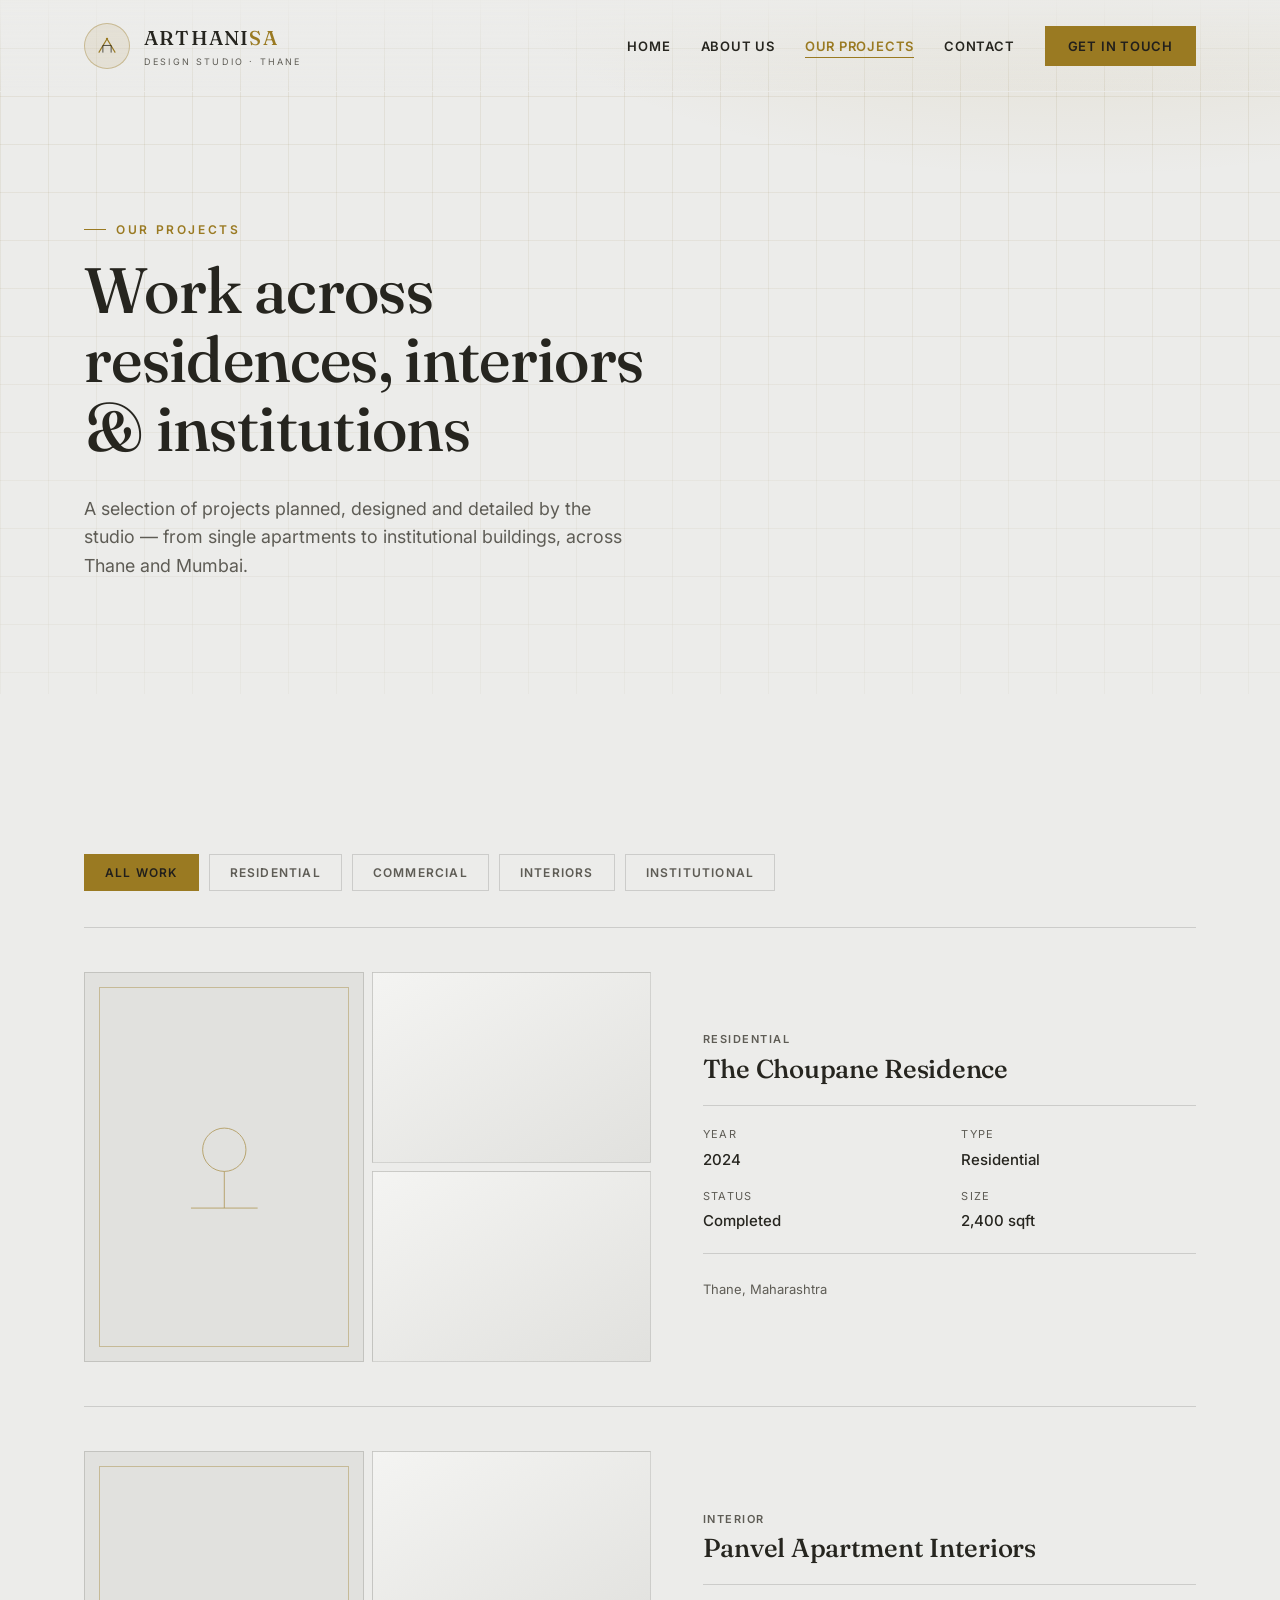
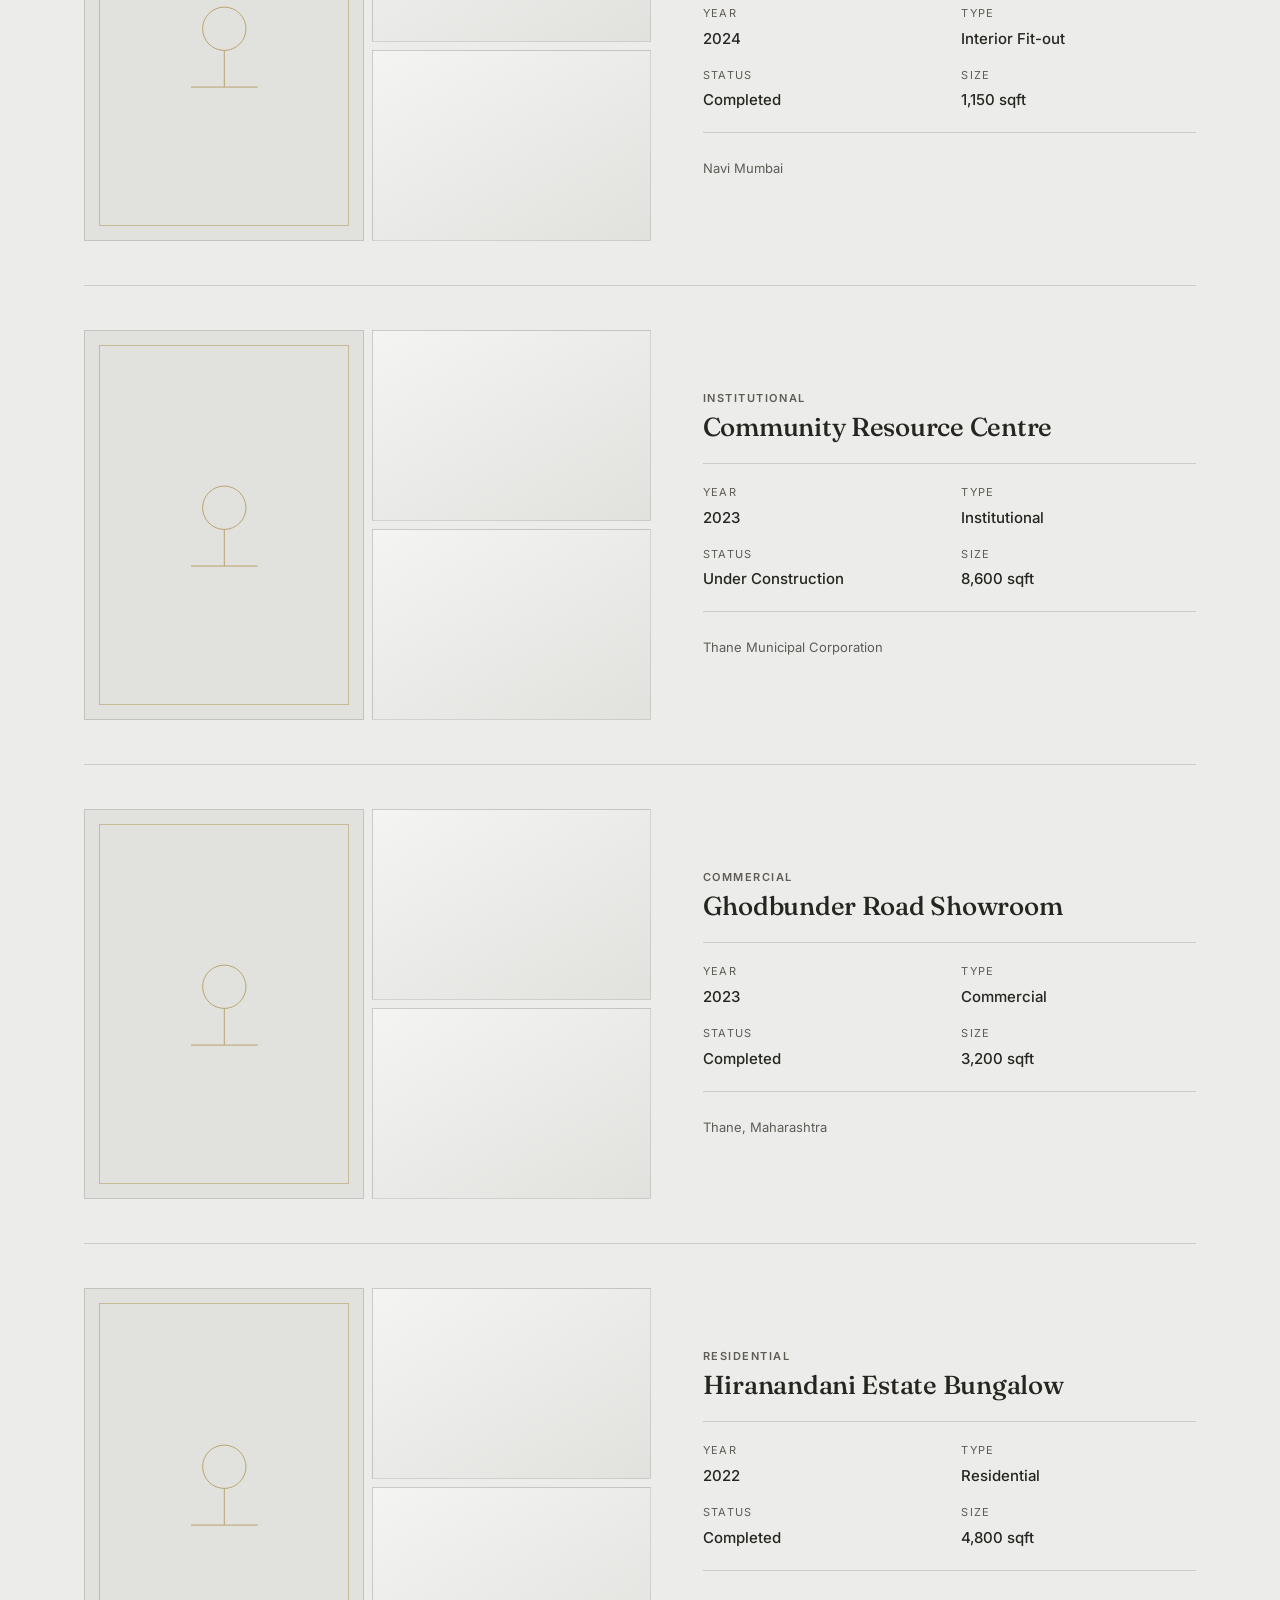
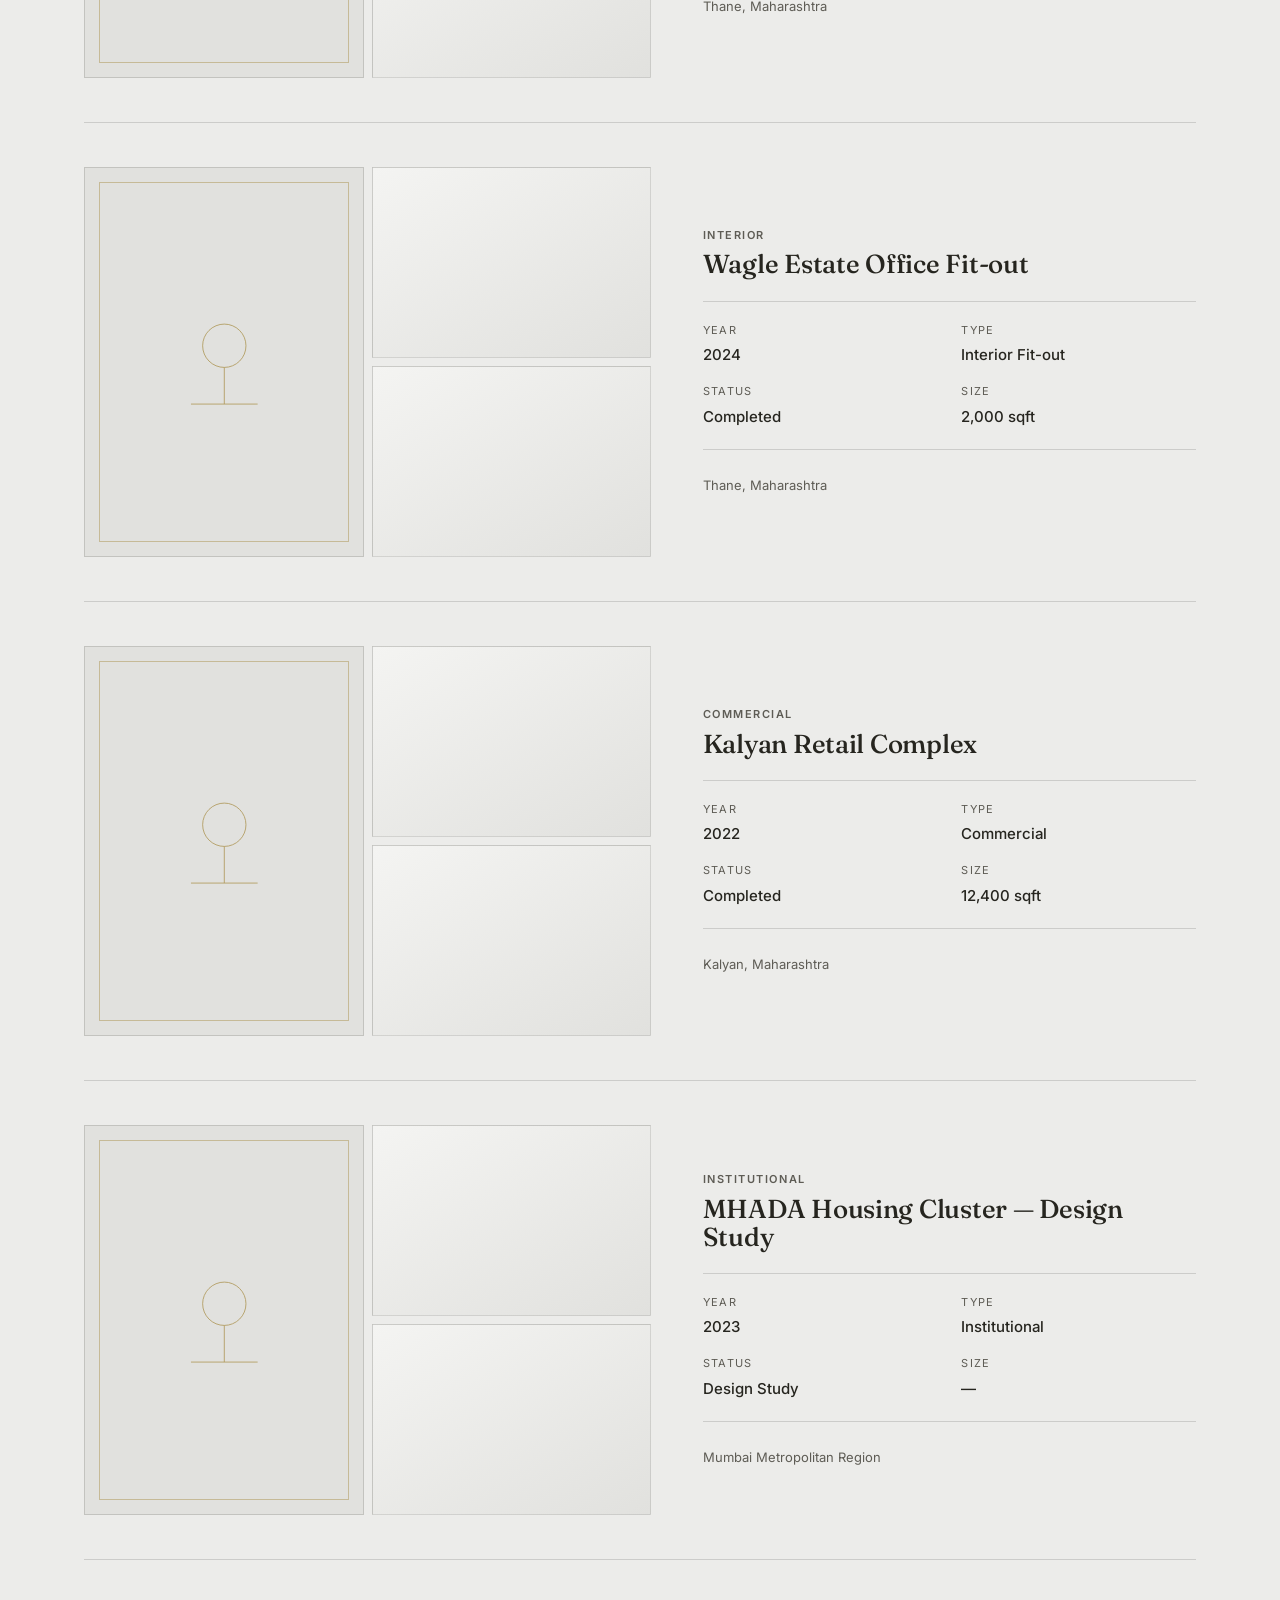
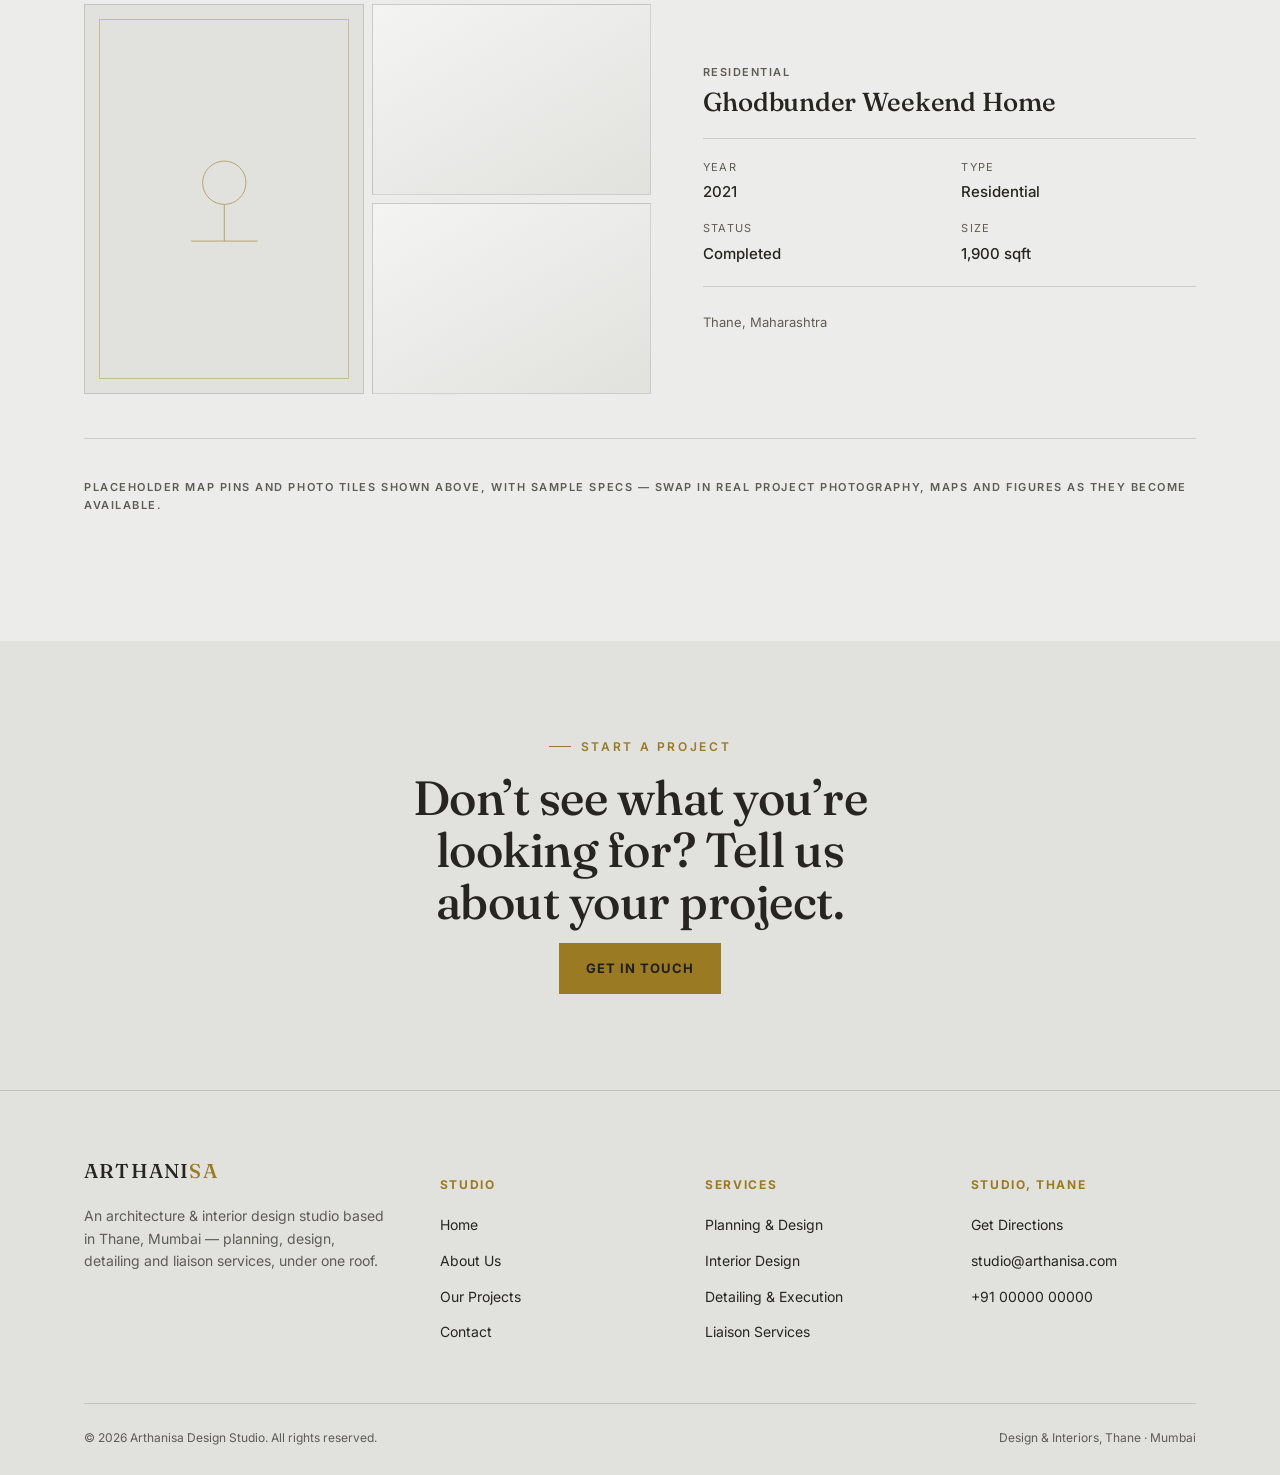
<file: projects.html>
<!DOCTYPE html>
<html lang="en">
<head>
<meta charset="UTF-8">
<meta name="viewport" content="width=device-width, initial-scale=1.0">
<title>Our Projects — Arthanisa Design Studio</title>
<meta name="description" content="Residential, commercial and institutional architecture and interior design projects by Arthanisa Design Studio, Thane.">
<link rel="preconnect" href="https://fonts.googleapis.com">
<link rel="preconnect" href="https://fonts.gstatic.com" crossorigin>
<link rel="stylesheet" href="style.css">
</head>
<body>

<!-- ================= HEADER ================= -->
<header class="site-header">
  <div class="wrap">
    <a href="index.html" class="logo">
      <span class="logo-badge">
        <svg class="logo-mark" viewBox="0 0 40 40" fill="none" xmlns="http://www.w3.org/2000/svg">
          <path d="M5 32 L20 7 L35 32" stroke="#9A7A22" stroke-width="2"/>
          <path d="M12.5 32 V19 H27.5 V32" stroke="#26251F" stroke-width="1.4"/>
          <circle cx="20" cy="7" r="2.1" fill="#9A7A22"/>
        </svg>
      </span>
      <span>
        <span class="logo-word">ARTHANI<em>SA</em></span>
        <span class="logo-sub">Design Studio · Thane</span>
      </span>
    </a>
    <div class="nav-menu">
      <ul class="nav-links">
        <li><a href="index.html">Home</a></li>
        <li><a href="about.html">About Us</a></li>
        <li><a href="projects.html" class="is-active">Our Projects</a></li>
        <li><a href="contact.html">Contact</a></li>
        <li><a href="contact.html" class="nav-cta">Get in Touch</a></li>
  </ul>
      <button class="nav-toggle" aria-label="Toggle menu"><span></span><span></span><span></span></button>
    </div>
  </div>
</header>

<!-- ================= PAGE HERO ================= -->
<section class="page-hero">
  <div class="hero-grid"></div>
  <div class="wrap">
    <div class="eyebrow">Our projects</div>
    <h1>Work across residences, interiors &amp; institutions</h1>
    <p class="lede">A selection of projects planned, designed and detailed by the studio — from single apartments to institutional buildings, across Thane and Mumbai.</p>
  </div>
</section>

<!-- ================= FILTERABLE GRID ================= -->
<section class="section">
  <div class="wrap">
    <div class="filter-bar reveal">
      <button class="filter-btn is-active" data-filter="all">All Work</button>
      <button class="filter-btn" data-filter="residential">Residential</button>
      <button class="filter-btn" data-filter="commercial">Commercial</button>
      <button class="filter-btn" data-filter="interior">Interiors</button>
      <button class="filter-btn" data-filter="institutional">Institutional</button>
    </div>

    <div class="project-list">

      <article class="project-feature reveal" data-cat="residential">
        <div class="pf-media">
          <div class="pf-tile pf-map">
            <svg viewBox="0 0 200 200" width="60%" height="60%">
              <g stroke="#9A7A22" stroke-width="1" opacity="0.7" fill="none">
                <circle cx="100" cy="80" r="26"/>
                <path d="M100 106 L100 150"/>
                <path d="M60 150 H140"/>
              </g>
            </svg>
          </div>
          <div class="pf-tile"></div>
          <div class="pf-tile"></div>
        </div>
        <div class="pf-meta">
          <span class="tag">Residential</span>
          <h3>The Choupane Residence</h3>
          <dl class="pf-specs">
            <div><dt>Year</dt><dd>2024</dd></div>
            <div><dt>Type</dt><dd>Residential</dd></div>
            <div><dt>Status</dt><dd>Completed</dd></div>
            <div><dt>Size</dt><dd>2,400 sqft</dd></div>
          </dl>
          <span class="loc">Thane, Maharashtra</span>
        </div>
      </article>

      <article class="project-feature reveal" data-cat="interior">
        <div class="pf-media">
          <div class="pf-tile pf-map">
            <svg viewBox="0 0 200 200" width="60%" height="60%">
              <g stroke="#9A7A22" stroke-width="1" opacity="0.7" fill="none">
                <circle cx="100" cy="80" r="26"/>
                <path d="M100 106 L100 150"/>
                <path d="M60 150 H140"/>
              </g>
            </svg>
          </div>
          <div class="pf-tile"></div>
          <div class="pf-tile"></div>
        </div>
        <div class="pf-meta">
          <span class="tag">Interior</span>
          <h3>Panvel Apartment Interiors</h3>
          <dl class="pf-specs">
            <div><dt>Year</dt><dd>2024</dd></div>
            <div><dt>Type</dt><dd>Interior Fit-out</dd></div>
            <div><dt>Status</dt><dd>Completed</dd></div>
            <div><dt>Size</dt><dd>1,150 sqft</dd></div>
          </dl>
          <span class="loc">Navi Mumbai</span>
        </div>
      </article>

      <article class="project-feature reveal" data-cat="institutional">
        <div class="pf-media">
          <div class="pf-tile pf-map">
            <svg viewBox="0 0 200 200" width="60%" height="60%">
              <g stroke="#9A7A22" stroke-width="1" opacity="0.7" fill="none">
                <circle cx="100" cy="80" r="26"/>
                <path d="M100 106 L100 150"/>
                <path d="M60 150 H140"/>
              </g>
            </svg>
          </div>
          <div class="pf-tile"></div>
          <div class="pf-tile"></div>
        </div>
        <div class="pf-meta">
          <span class="tag">Institutional</span>
          <h3>Community Resource Centre</h3>
          <dl class="pf-specs">
            <div><dt>Year</dt><dd>2023</dd></div>
            <div><dt>Type</dt><dd>Institutional</dd></div>
            <div><dt>Status</dt><dd>Under Construction</dd></div>
            <div><dt>Size</dt><dd>8,600 sqft</dd></div>
          </dl>
          <span class="loc">Thane Municipal Corporation</span>
        </div>
      </article>

      <article class="project-feature reveal" data-cat="commercial">
        <div class="pf-media">
          <div class="pf-tile pf-map">
            <svg viewBox="0 0 200 200" width="60%" height="60%">
              <g stroke="#9A7A22" stroke-width="1" opacity="0.7" fill="none">
                <circle cx="100" cy="80" r="26"/>
                <path d="M100 106 L100 150"/>
                <path d="M60 150 H140"/>
              </g>
            </svg>
          </div>
          <div class="pf-tile"></div>
          <div class="pf-tile"></div>
        </div>
        <div class="pf-meta">
          <span class="tag">Commercial</span>
          <h3>Ghodbunder Road Showroom</h3>
          <dl class="pf-specs">
            <div><dt>Year</dt><dd>2023</dd></div>
            <div><dt>Type</dt><dd>Commercial</dd></div>
            <div><dt>Status</dt><dd>Completed</dd></div>
            <div><dt>Size</dt><dd>3,200 sqft</dd></div>
          </dl>
          <span class="loc">Thane, Maharashtra</span>
        </div>
      </article>

      <article class="project-feature reveal" data-cat="residential">
        <div class="pf-media">
          <div class="pf-tile pf-map">
            <svg viewBox="0 0 200 200" width="60%" height="60%">
              <g stroke="#9A7A22" stroke-width="1" opacity="0.7" fill="none">
                <circle cx="100" cy="80" r="26"/>
                <path d="M100 106 L100 150"/>
                <path d="M60 150 H140"/>
              </g>
            </svg>
          </div>
          <div class="pf-tile"></div>
          <div class="pf-tile"></div>
        </div>
        <div class="pf-meta">
          <span class="tag">Residential</span>
          <h3>Hiranandani Estate Bungalow</h3>
          <dl class="pf-specs">
            <div><dt>Year</dt><dd>2022</dd></div>
            <div><dt>Type</dt><dd>Residential</dd></div>
            <div><dt>Status</dt><dd>Completed</dd></div>
            <div><dt>Size</dt><dd>4,800 sqft</dd></div>
          </dl>
          <span class="loc">Thane, Maharashtra</span>
        </div>
      </article>

      <article class="project-feature reveal" data-cat="interior">
        <div class="pf-media">
          <div class="pf-tile pf-map">
            <svg viewBox="0 0 200 200" width="60%" height="60%">
              <g stroke="#9A7A22" stroke-width="1" opacity="0.7" fill="none">
                <circle cx="100" cy="80" r="26"/>
                <path d="M100 106 L100 150"/>
                <path d="M60 150 H140"/>
              </g>
            </svg>
          </div>
          <div class="pf-tile"></div>
          <div class="pf-tile"></div>
        </div>
        <div class="pf-meta">
          <span class="tag">Interior</span>
          <h3>Wagle Estate Office Fit-out</h3>
          <dl class="pf-specs">
            <div><dt>Year</dt><dd>2024</dd></div>
            <div><dt>Type</dt><dd>Interior Fit-out</dd></div>
            <div><dt>Status</dt><dd>Completed</dd></div>
            <div><dt>Size</dt><dd>2,000 sqft</dd></div>
          </dl>
          <span class="loc">Thane, Maharashtra</span>
        </div>
      </article>

      <article class="project-feature reveal" data-cat="commercial">
        <div class="pf-media">
          <div class="pf-tile pf-map">
            <svg viewBox="0 0 200 200" width="60%" height="60%">
              <g stroke="#9A7A22" stroke-width="1" opacity="0.7" fill="none">
                <circle cx="100" cy="80" r="26"/>
                <path d="M100 106 L100 150"/>
                <path d="M60 150 H140"/>
              </g>
            </svg>
          </div>
          <div class="pf-tile"></div>
          <div class="pf-tile"></div>
        </div>
        <div class="pf-meta">
          <span class="tag">Commercial</span>
          <h3>Kalyan Retail Complex</h3>
          <dl class="pf-specs">
            <div><dt>Year</dt><dd>2022</dd></div>
            <div><dt>Type</dt><dd>Commercial</dd></div>
            <div><dt>Status</dt><dd>Completed</dd></div>
            <div><dt>Size</dt><dd>12,400 sqft</dd></div>
          </dl>
          <span class="loc">Kalyan, Maharashtra</span>
        </div>
      </article>

      <article class="project-feature reveal" data-cat="institutional">
        <div class="pf-media">
          <div class="pf-tile pf-map">
            <svg viewBox="0 0 200 200" width="60%" height="60%">
              <g stroke="#9A7A22" stroke-width="1" opacity="0.7" fill="none">
                <circle cx="100" cy="80" r="26"/>
                <path d="M100 106 L100 150"/>
                <path d="M60 150 H140"/>
              </g>
            </svg>
          </div>
          <div class="pf-tile"></div>
          <div class="pf-tile"></div>
        </div>
        <div class="pf-meta">
          <span class="tag">Institutional</span>
          <h3>MHADA Housing Cluster — Design Study</h3>
          <dl class="pf-specs">
            <div><dt>Year</dt><dd>2023</dd></div>
            <div><dt>Type</dt><dd>Institutional</dd></div>
            <div><dt>Status</dt><dd>Design Study</dd></div>
            <div><dt>Size</dt><dd>—</dd></div>
          </dl>
          <span class="loc">Mumbai Metropolitan Region</span>
        </div>
      </article>

      <article class="project-feature reveal" data-cat="residential">
        <div class="pf-media">
          <div class="pf-tile pf-map">
            <svg viewBox="0 0 200 200" width="60%" height="60%">
              <g stroke="#9A7A22" stroke-width="1" opacity="0.7" fill="none">
                <circle cx="100" cy="80" r="26"/>
                <path d="M100 106 L100 150"/>
                <path d="M60 150 H140"/>
              </g>
            </svg>
          </div>
          <div class="pf-tile"></div>
          <div class="pf-tile"></div>
        </div>
        <div class="pf-meta">
          <span class="tag">Residential</span>
          <h3>Ghodbunder Weekend Home</h3>
          <dl class="pf-specs">
            <div><dt>Year</dt><dd>2021</dd></div>
            <div><dt>Type</dt><dd>Residential</dd></div>
            <div><dt>Status</dt><dd>Completed</dd></div>
            <div><dt>Size</dt><dd>1,900 sqft</dd></div>
          </dl>
          <span class="loc">Thane, Maharashtra</span>
        </div>
      </article>

    </div>

    <p class="tag reveal" style="margin-top:40px; color:var(--grey-text);">Placeholder map pins and photo tiles shown above, with sample specs — swap in real project photography, maps and figures as they become available.</p>
  </div>
</section>

<!-- ================= CTA ================= -->
<section class="cta-band">
  <div class="wrap">
    <div class="eyebrow reveal" style="justify-content:center;">Start a project</div>
    <h2 class="reveal">Don&rsquo;t see what you&rsquo;re looking for? Tell us about your project.</h2>
    <div class="cta-actions reveal">
      <a href="contact.html" class="btn btn--gold">Get in Touch</a>
    </div>
  </div>
</section>

<!-- ================= FOOTER ================= -->
<footer class="site-footer">
  <div class="wrap">
    <div class="footer-top">
      <div class="footer-brand">
        <span class="logo-word">ARTHANI<em style="color:#9A7A22;font-style:normal;">SA</em></span>
        <p>An architecture &amp; interior design studio based in Thane, Mumbai — planning, design, detailing and liaison services, under one roof.</p>
      </div>
      <div class="footer-col">
        <h5>Studio</h5>
        <ul>
          <li><a href="index.html">Home</a></li>
          <li><a href="about.html">About Us</a></li>
          <li><a href="projects.html">Our Projects</a></li>
          <li><a href="contact.html">Contact</a></li>
        </ul>
      </div>
      <div class="footer-col">
        <h5>Services</h5>
        <ul>
          <li><a href="about.html">Planning &amp; Design</a></li>
          <li><a href="about.html">Interior Design</a></li>
          <li><a href="about.html">Detailing &amp; Execution</a></li>
          <li><a href="about.html">Liaison Services</a></li>
        </ul>
      </div>
      <div class="footer-col">
        <h5>Studio, Thane</h5>
        <ul>
          <li><a href="https://www.google.com/maps/place/Arthanisa+Design+Studio/@19.1889408,72.9808896,14z" target="_blank" rel="noopener">Get Directions</a></li>
          <li><a href="mailto:studio@arthanisa.com">studio@arthanisa.com</a></li>
          <li><a href="tel:+910000000000">+91 00000 00000</a></li>
        </ul>
      </div>
    </div>
    <div class="footer-bottom">
      <span>&copy; 2026 Arthanisa Design Studio. All rights reserved.</span>
      <span>Design &amp; Interiors, Thane · Mumbai</span>
    </div>
  </div>
</footer>

<script src="script.js"></script>
</body>
</html>
</file>
<file: style.css>
/* =========================================================
   ARTHANISA — Design tokens
   Grey (concrete / drafting paper) + Gold (accent) editorial theme
   Display: Fraunces  |  Body: Inter  |  Label: Inter (tracked caps)
   ========================================================= */

@import url('https://fonts.googleapis.com/css2?family=Fraunces:ital,opsz,wght@0,9..144,400;0,9..144,500;0,9..144,600;1,9..144,400&family=Inter:wght@400;500;600;700&display=swap');

:root{
  /* LIGHT GREY, everywhere — there is no dark or black background anywhere
     on this site. Every band, hero, card and the footer sit on one of the
     three light greys below; only the tone changes, never the weight. */
  --paper:      #ECECEA;   /* base page grey                     */
  --paper-2:    #E1E1DE;   /* alternating band / footer grey     */
  --paper-3:    #F4F4F2;   /* lightest — cards, tiles, dropdowns */

  /* legacy band names, kept so existing rules keep working — all light now */
  --charcoal:   #E1E1DE;
  --charcoal-2: #E7E7E4;
  --charcoal-3: #F0F0EE;

  /* text */
  --ink:        #26251F;   /* primary text on light grey */
  --grey-text:  #5E5C55;   /* secondary text             */
  --grey-line:  rgba(38,37,31,0.16);

  /* reserved for text sitting on gold fills, where contrast flips */
  --dark:       #211F1C;

  /* gold foil — deepened so it stays legible against light grey */
  --gold:       #9A7A22;
  --gold-2:     #806215;
  --gold-soft:  rgba(154,122,34,0.12);
  --gold-line:  rgba(154,122,34,0.38);
  --gold-deep:  #6E5412;

  /* kept for compatibility: now the darkest headline tone, not white */
  --cream:      #1E1D18;

  --font-display: 'Fraunces', serif;
  --font-body: 'Inter', sans-serif;

  --container: 1240px;
  --pad: clamp(24px, 5vw, 72px);

  --ease: cubic-bezier(.22,.61,.36,1);
}

*,*::before,*::after{ box-sizing:border-box; }
html{ scroll-behavior:smooth; overflow-x:hidden; }
body{
  margin:0;
  background:var(--paper);
  color:var(--ink);
  font-family:var(--font-body);
  font-weight:400;
  line-height:1.6;
  -webkit-font-smoothing:antialiased;
  overflow-x:hidden;
  max-width:100%;
}
.btn:hover, .btn--gold, .nav-links a.nav-cta, .org-badge .mark, .filter-btn.is-active{
  text-shadow:none;
}
img{ max-width:100%; display:block; }
a{ color:inherit; text-decoration:none; }
h1,h2,h3,h4{
  font-family:var(--font-display);
  font-weight:500;
  line-height:1.08;
  margin:0 0 .5em;
  letter-spacing:-0.01em;
}
p{ margin:0 0 1em; }
ul{ margin:0; padding:0; list-style:none; }
button{ font-family:inherit; }

@media (prefers-reduced-motion: reduce){
  *{ animation-duration:0.001ms !important; animation-iteration-count:1 !important; transition-duration:0.001ms !important; scroll-behavior:auto !important; }
}

/* ---------- utility ---------- */
.wrap{ max-width:var(--container); margin:0 auto; padding:0 var(--pad); }
.eyebrow{
  font-family:var(--font-body);
  font-size:12px;
  letter-spacing:.22em;
  text-transform:uppercase;
  color:var(--gold);
  display:flex;
  align-items:center;
  gap:10px;
  font-weight:600;
  margin-bottom:16px;
}
.eyebrow::before{
  content:"";
  width:22px;height:1px;
  background:var(--gold);
  display:inline-block;
}
.section{ padding:clamp(64px,9vw,120px) 0; }
.section--tight{ padding:clamp(40px,6vw,72px) 0; }
.section--dark{ background:var(--paper-2); color:var(--ink); }
.section--dark .eyebrow{ color:var(--gold); }
.grid-line-top{ border-top:1px solid var(--gold-line); }
.center{ text-align:center; }
.lede{
  font-size:clamp(17px,1.4vw,19px);
  color:var(--grey-text);
  max-width:640px;
}
.section--dark .lede{ color:var(--grey-text); }

.btn{
  display:inline-flex;
  align-items:center;
  gap:10px;
  padding:14px 26px;
  border:1px solid var(--ink);
  color:var(--ink);
  font-size:13px;
  letter-spacing:.08em;
  text-transform:uppercase;
  font-weight:600;
  background:transparent;
  cursor:pointer;
  position:relative;
  overflow:hidden;
  transition:background .35s var(--ease), color .35s var(--ease), border-color .35s var(--ease);
}
.btn:hover{ background:var(--gold); border-color:var(--gold); color:var(--dark); }
.btn--gold{ border-color:var(--gold); background:var(--gold); color:var(--dark); font-weight:700; }
.btn--gold:hover{ background:var(--gold-2); border-color:var(--gold-2); color:var(--dark); }
.btn--gold::after{
  content:"";
  position:absolute; top:0; left:-60%; width:40%; height:100%;
  background:linear-gradient(115deg, transparent, rgba(255,255,255,0.45), transparent);
  transform:skewX(-18deg);
  transition:left .6s var(--ease);
  pointer-events:none;
}
.btn--gold:hover::after{ left:130%; }
.btn--on-dark{ border-color:var(--ink); color:var(--ink); }
.btn--on-dark:hover{ background:var(--gold); border-color:var(--gold); color:var(--dark); }
.btn--foil{ border-color:var(--gold-line); color:var(--gold); }
.btn--foil:hover{ background:var(--gold); border-color:var(--gold); color:var(--dark); }
.btn svg{ width:14px; height:14px; transition:transform .35s var(--ease); }
.btn:hover svg{ transform:translateX(4px); }

.tag{
  font-size:11px;
  letter-spacing:.14em;
  text-transform:uppercase;
  color:var(--grey-text);
  font-weight:600;
}

/* ---------- reveal on scroll ---------- */
.reveal{ opacity:0; transform:translateY(22px); transition:opacity .8s var(--ease), transform .8s var(--ease); }
.reveal.is-visible{ opacity:1; transform:translateY(0); }

/* ---------- header ---------- */
/* Full menu visible at the top of the page. Once you scroll past the hero,
   it collapses into a single toggle button; clicking it opens a small
   dropdown panel anchored top-right — not a full-screen takeover. On
   narrow screens there's never room for the full row, so the toggle +
   dropdown pattern is used from the start there too. */
.site-header{
  position:fixed; top:0; left:0; right:0; z-index:100;
  padding:22px 0;
  background:linear-gradient(to bottom, rgba(236,236,234,.92), rgba(236,236,234,0));
  transition:background .4s var(--ease), padding .4s var(--ease), border-color .4s var(--ease);
  border-bottom:1px solid transparent;
}
.site-header.is-scrolled{
  background:rgba(244,244,242,0.94);
  backdrop-filter:blur(18px) saturate(1.1);
  -webkit-backdrop-filter:blur(18px) saturate(1.1);
  padding:14px 0;
  border-bottom:1px solid rgba(38,37,31,0.12);
}
.site-header .wrap{ display:flex; align-items:center; justify-content:space-between; gap:20px; }

.logo{ display:flex; align-items:center; gap:14px; position:relative; z-index:101; flex:none; }
.logo-badge{
  display:flex; align-items:center; justify-content:center;
  width:46px; height:46px; flex:none; border-radius:50%;
  border:1px solid var(--gold-line);
  background:rgba(154,122,34,0.10);
  transition:border-color .4s var(--ease), background .4s var(--ease);
}
.site-header.is-scrolled .logo-badge{ border-color:var(--gold); background:var(--gold-soft); }
.logo-mark{ width:22px; height:22px; flex:none; }
.logo-mark path{ transition:stroke .4s var(--ease); }
.logo-word{
  font-family:var(--font-display);
  font-size:20px;
  letter-spacing:.06em;
  font-weight:500;
  color:var(--ink);
  transition:color .4s var(--ease);
}
.logo-word em{ color:var(--gold); font-style:normal; transition:color .4s var(--ease); }
.logo-sub{
  display:block;
  font-family:var(--font-body);
  font-size:9px;
  letter-spacing:.24em;
  text-transform:uppercase;
  color:var(--grey-text);
  margin-top:1px;
  transition:color .4s var(--ease);
}
.site-header.is-scrolled .logo-word{ color:var(--ink); }
.site-header.is-scrolled .logo-word em{ color:var(--gold); }
.site-header.is-scrolled .logo-sub{ color:var(--grey-text); }

/* holds the full row + the toggle; positioned so the dropdown can anchor to it */
.nav-menu{ position:relative; display:flex; align-items:center; gap:26px; }

/* full horizontal menu — shown at the top of wide screens */
.nav-links{ display:flex; align-items:center; gap:30px; }
.nav-links a{
  font-size:13px;
  letter-spacing:.06em;
  text-transform:uppercase;
  font-weight:600;
  color:var(--ink);
  position:relative;
  padding:4px 0;
  transition:color .3s var(--ease);
}
.nav-links a::after{
  content:"";
  position:absolute; left:0; right:100%; bottom:0;
  height:1px; background:var(--gold);
  transition:right .35s var(--ease);
}
.nav-links a:hover::after,
.nav-links a.is-active::after{ right:0; }
.nav-links a.is-active{ color:var(--gold); }
.nav-links a.nav-cta{
  padding:11px 22px;
  border:1px solid var(--gold); background:var(--gold); color:var(--dark);
  transition:background .3s var(--ease), color .3s var(--ease), border-color .3s var(--ease);
}
.nav-links a.nav-cta::after{ display:none; }
.nav-links a.nav-cta:hover{ background:transparent; color:var(--gold); }

.site-header.is-scrolled .nav-links a{ color:var(--ink); }
.site-header.is-scrolled .nav-links a::after{ background:var(--gold); }
.site-header.is-scrolled .nav-links a.is-active{ color:var(--gold); }
.site-header.is-scrolled .nav-links a.nav-cta{ border-color:var(--gold); background:var(--gold); color:var(--dark); }
.site-header.is-scrolled .nav-links a.nav-cta:hover{ background:transparent; color:var(--gold); }

/* the toggle — hidden while the full row shows, appears once scrolled (or always, on narrow screens) */
.nav-toggle{
  display:none; flex-direction:column; justify-content:center; gap:6px;
  background:none; border:none; cursor:pointer; padding:8px;
  position:relative; z-index:101;
}
.nav-toggle span{ display:block; width:24px; height:1.5px; background:var(--ink); transition:transform .3s var(--ease), opacity .3s var(--ease), background .4s var(--ease); }
.site-header.is-scrolled .nav-toggle span{ background:var(--ink); }
.nav-toggle.is-active span:nth-child(1){ transform:translateY(7px) rotate(45deg); }
.nav-toggle.is-active span:nth-child(2){ opacity:0; }
.nav-toggle.is-active span:nth-child(3){ transform:translateY(-7px) rotate(-45deg); }

.site-header.is-scrolled .nav-toggle{ display:flex; }

/* the compact dropdown — a clean, solid panel anchored under the toggle. */
.site-header.is-scrolled .nav-links{
  display:none;
  flex-direction:column; align-items:stretch; gap:0;
  position:absolute; top:calc(100% + 12px); right:0;
  background:var(--paper-3);
  border:1px solid var(--grey-line);
  box-shadow:0 18px 40px rgba(38,37,31,.14);
  padding:8px 24px; min-width:220px;
}
.site-header.is-scrolled .nav-links.is-open{
  display:flex;
  animation:navDropdownIn .22s var(--ease) both;
}
.site-header.is-scrolled .nav-links li{
  border-bottom:1px solid var(--grey-line);
}
.site-header.is-scrolled .nav-links li:last-child{ border-bottom:none; padding:10px 0 8px; }
.site-header.is-scrolled .nav-links a{
  display:block; color:var(--ink); padding:13px 0;
}
.site-header.is-scrolled .nav-links a.is-active{ color:var(--gold); }
.site-header.is-scrolled .nav-links a.nav-cta{
  display:flex; justify-content:center; text-align:center;
  border-color:var(--gold); background:var(--gold); color:var(--dark);
}
.site-header.is-scrolled .nav-links a.nav-cta:hover{ background:transparent; color:var(--gold); }

@keyframes navDropdownIn{
  from{ opacity:0; transform:translateY(-8px); }
  to{ opacity:1; transform:translateY(0); }
}

@media (max-width:820px){
  /* never enough room for the full row — toggle + dropdown from the start */
  .nav-toggle{ display:flex; }
  .nav-links{
    display:none;
    flex-direction:column; align-items:stretch; gap:0;
    position:absolute; top:calc(100% + 12px); right:0;
    background:var(--paper-3);
    border:1px solid var(--grey-line);
    box-shadow:0 18px 40px rgba(38,37,31,.14);
    padding:8px 22px; min-width:210px; max-width:82vw;
  }
  .nav-links.is-open{ display:flex; animation:navDropdownIn .22s var(--ease) both; }
  .nav-links li{ border-bottom:1px solid var(--grey-line); }
  .nav-links li:last-child{ border-bottom:none; padding:10px 0 8px; }
  .nav-links a{ display:block; color:var(--ink) !important; padding:13px 0; }
  .nav-links a.is-active{ color:var(--gold) !important; }
  .nav-links a.nav-cta{
    display:flex; justify-content:center; text-align:center;
    border-color:var(--gold) !important; background:var(--gold) !important; color:var(--dark) !important;
  }
  .nav-links a.nav-cta:hover{ background:transparent !important; color:var(--gold) !important; }
}

/* ---------- hero (blueprint) ---------- */
.hero{
  position:relative;
  min-height:100vh;
  display:flex; align-items:flex-end;
  background:var(--paper);
  color:var(--ink);
  overflow:hidden;
}
.hero-grid{
  position:absolute; inset:0;
  background-image:
    linear-gradient(rgba(120,95,28,0.10) 1px, transparent 1px),
    linear-gradient(90deg, rgba(120,95,28,0.10) 1px, transparent 1px);
  background-size:48px 48px;
  mask-image:linear-gradient(to bottom, rgba(0,0,0,.9), rgba(0,0,0,.15));
}
.hero-glow{
  position:absolute; inset:-20% -10% auto -10%; height:70%;
  background:radial-gradient(60% 60% at 70% 20%, rgba(154,122,34,0.14), transparent 70%);
  pointer-events:none;
}
.hero-art{
  position:absolute; right:clamp(-60px,4vw,60px); top:50%;
  transform:translateY(-50%);
  width:min(52vw,640px);
  opacity:.9;
}
.hero-art path,.hero-art line,.hero-art circle,.hero-art rect{
  vector-effect:non-scaling-stroke;
}
.hero-inner{ position:relative; z-index:2; padding-bottom:clamp(56px,8vw,96px); width:100%; }
.hero-kicker{
  display:flex; align-items:center; gap:12px;
  font-size:12px; letter-spacing:.24em; text-transform:uppercase;
  color:var(--gold); font-weight:600; margin-bottom:28px;
}
.hero-kicker::before{ content:""; width:34px; height:1px; background:var(--gold); }
.hero h1{
  font-size:clamp(40px,6.4vw,84px);
  max-width:16ch;
  color:var(--ink);
  margin-bottom:28px;
}
.hero h1 em{ font-style:italic; color:var(--gold); font-weight:400; }
.hero-sub{
  max-width:520px;
  color:var(--grey-text);
  font-size:clamp(15px,1.2vw,18px);
  margin-bottom:40px;
}
.hero-actions{ display:flex; gap:16px; flex-wrap:wrap; align-items:center; }
.hero-coords{
  position:absolute; left:var(--pad); bottom:32px; z-index:2;
  display:flex; gap:36px; color:var(--grey-text); font-size:11px; letter-spacing:.12em; text-transform:uppercase;
}
.hero-coords b{ display:block; color:var(--ink); font-family:var(--font-display); font-size:22px; font-weight:500; letter-spacing:0; text-transform:none; margin-bottom:2px;}
@media (max-width:880px){
  .hero-art{ opacity:.35; width:80vw; right:-10vw; }
  .hero-coords{ display:none; }
}

/* ---------- inner page hero (shorter) ---------- */
.page-hero{
  position:relative;
  padding:clamp(160px,20vw,220px) 0 clamp(64px,8vw,96px);
  background:var(--paper);
  color:var(--ink);
  overflow:hidden;
}
.page-hero::before{
  content:""; position:absolute; inset:-20% -10% auto -10%; height:80%;
  background:radial-gradient(55% 60% at 78% 15%, rgba(154,122,34,0.14), transparent 70%);
  pointer-events:none;
}
.page-hero .hero-grid{ mask-image:linear-gradient(to bottom, rgba(0,0,0,.9), rgba(0,0,0,.35)); }
.page-hero .wrap{ position:relative; z-index:1; }
.page-hero h1{ font-size:clamp(38px,5.6vw,64px); color:var(--ink); max-width:14ch; }
.page-hero .lede{ color:var(--grey-text); max-width:560px; }
.page-hero .eyebrow{ color:var(--gold); }

/* ---------- philosophy / quote strip ---------- */
.philosophy{
  display:grid; grid-template-columns:0.85fr 1.15fr; gap:clamp(32px,6vw,96px);
  align-items:start;
}
.philosophy blockquote{
  margin:0; font-family:var(--font-display); font-weight:400; font-style:italic;
  font-size:clamp(22px,2.6vw,34px); line-height:1.35; color:var(--ink);
}
.philosophy blockquote em{ color:var(--gold); font-style:italic; }
@media (max-width:820px){ .philosophy{ grid-template-columns:1fr; } }

/* ---------- homepage name-origin teaser (short form of the About page story) ---------- */
.name-teaser{ max-width:640px; margin:0 auto; text-align:center; }
.name-teaser__rule{ display:block; width:44px; height:2px; background:var(--gold); margin:0 auto 28px; }
.name-teaser blockquote{
  margin:0 0 14px; font-family:var(--font-display); font-weight:400; font-style:italic;
  font-size:clamp(24px,3vw,36px); line-height:1.3; color:var(--ink);
}
.name-teaser .lede{ margin:0 auto 24px; }

/* ---------- number cards / expertise ---------- */
.card-grid{ display:grid; grid-template-columns:repeat(3,1fr); gap:1px; background:var(--gold-line); margin-top:56px; }
.exp-card{ background:var(--paper-3); padding:40px 32px; position:relative; }
.exp-card .num{ font-family:var(--font-display); font-style:italic; color:var(--gold); font-size:14px; margin-bottom:24px; display:block; }
.exp-card h3{ font-size:21px; margin-bottom:12px; }
.exp-card p{ color:var(--grey-text); font-size:15px; margin:0; }
@media (max-width:880px){ .card-grid{ grid-template-columns:1fr; } }

/* ---------- founders ---------- */
.founders{ display:grid; grid-template-columns:repeat(2,1fr); gap:1px; background:var(--gold-line); margin-top:56px; }
.founder{ background:var(--paper-3); padding:44px; }
.founder-photo{
  width:100%; aspect-ratio:4/5; margin-bottom:28px;
  background:
    repeating-linear-gradient(135deg, rgba(38,37,31,0.06) 0 2px, transparent 2px 14px),
    linear-gradient(160deg, var(--paper-3), var(--paper-2));
  position:relative; overflow:hidden;
  border:1px solid var(--grey-line);
}
.founder-photo::after{
  content:""; position:absolute; inset:12px;
  border:1px solid var(--gold-line); pointer-events:none;
}
.founder-photo .initials{
  position:absolute; inset:0; display:flex; align-items:center; justify-content:center;
  font-family:var(--font-display); font-size:clamp(48px,6vw,72px); color:var(--gold); opacity:.85;
}
.founder h3{ font-size:23px; margin-bottom:4px; }
.founder .role{ display:block; font-size:12px; letter-spacing:.14em; text-transform:uppercase; color:var(--gold); font-weight:600; margin-bottom:16px; }
.founder p{ color:var(--grey-text); font-size:15px; }
@media (max-width:720px){ .founders{ grid-template-columns:1fr; } }

/* ---------- values list ---------- */
.value-list{ display:grid; grid-template-columns:repeat(4,1fr); gap:28px; margin-top:56px; }
.value-item{ padding-top:22px; border-top:1px solid var(--grey-line); }
.value-item h4{ font-size:17px; margin-bottom:8px; }
.value-item p{ color:var(--grey-text); font-size:14px; margin:0; }
.section--dark .value-item{ border-top-color:var(--grey-line); }
.section--dark .value-item p{ color:var(--grey-text); }
@media (max-width:880px){ .value-list{ grid-template-columns:repeat(2,1fr); } }
@media (max-width:520px){ .value-list{ grid-template-columns:1fr; } }

/* ---------- engagements / empanelled bodies, with a logo mark each ---------- */
.org-badges{ display:flex; flex-wrap:wrap; gap:1px; background:var(--gold-line); margin-top:16px; }
.org-badge{
  flex:1 1 220px; min-height:96px; padding:20px 22px;
  background:var(--paper);
  display:flex; align-items:center; gap:16px;
}
.org-badge .mark{
  flex:none; width:48px; height:48px; border-radius:50%;
  background:var(--gold-soft); color:var(--gold-deep);
  border:1px solid var(--gold-line);
  display:flex; align-items:center; justify-content:center;
  font-family:var(--font-display); font-size:14px; font-weight:600; letter-spacing:.02em;
}
.org-badge .name{ font-size:14.5px; font-weight:600; color:var(--ink); line-height:1.35; }
.org-badge .name small{ display:block; font-weight:400; color:var(--grey-text); font-size:12px; margin-top:2px; }
.section--dark .org-badges{ background:var(--gold-line); }
.section--dark .org-badge{ background:var(--paper-3); }
.section--dark .org-badge .name{ color:var(--ink); }
.section--dark .org-badge .name small{ color:var(--grey-text); }
.section--dark .org-badge .mark{ background:var(--gold); color:var(--dark); }
@media (max-width:560px){ .org-badge{ flex:1 1 100%; } }

/* ---------- projects grid ---------- */
.filter-bar{ display:flex; gap:10px; flex-wrap:wrap; margin:44px 0 8px; }
.filter-btn{
  padding:10px 20px; border:1px solid var(--grey-line); background:transparent;
  font-size:12px; letter-spacing:.1em; text-transform:uppercase; font-weight:600; color:var(--grey-text);
  cursor:pointer; transition:all .3s var(--ease);
}
.filter-btn:hover{ border-color:var(--gold); color:var(--gold); }
.filter-btn.is-active{ background:var(--gold); border-color:var(--gold); color:var(--dark); }

/* ---------- project feature list (StudioMAT-style: map + gallery + spec sheet) ---------- */
.project-list{ margin-top:36px; }
.project-feature{
  display:grid; grid-template-columns:1.15fr 1fr; gap:clamp(28px,4vw,56px);
  padding:clamp(28px,4vw,44px) 0; border-top:1px solid var(--grey-line);
  align-items:center;
}
.project-list .project-feature:last-child{ border-bottom:1px solid var(--grey-line); }
.pf-media{
  display:grid; grid-template-columns:1fr 1fr; grid-template-rows:1fr 1fr; gap:8px;
  aspect-ratio:16/11;
}
.pf-tile{
  position:relative; overflow:hidden; border:1px solid var(--grey-line);
  background:linear-gradient(150deg, var(--paper-3), var(--paper-2));
}
.pf-tile.pf-map{
  grid-row:1 / 3;
  display:flex; align-items:center; justify-content:center;
  background:var(--paper-2);
}
.pf-tile.pf-map::after{
  content:""; position:absolute; inset:14px;
  border:1px solid var(--gold-line); pointer-events:none;
}
.pf-meta h3{ font-size:clamp(21px,2.2vw,26px); margin:6px 0 0; }
.pf-meta .tag{ display:block; margin-bottom:6px; }
.pf-specs{
  display:grid; grid-template-columns:1fr 1fr; gap:16px 24px;
  margin:22px 0; padding:20px 0; border-top:1px solid var(--grey-line); border-bottom:1px solid var(--grey-line);
}
.pf-specs dt{ font-size:11px; letter-spacing:.12em; text-transform:uppercase; color:var(--grey-text); margin-bottom:4px; }
.pf-specs dd{ margin:0; font-size:15px; color:var(--ink); font-weight:500; }
.pf-meta .loc{ font-size:13px; color:var(--grey-text); }
.project-feature.is-hidden{ display:none; }
@media (max-width:780px){
  .project-feature{ grid-template-columns:1fr; }
  .pf-media{ order:-1; }
}

.project-grid{ display:grid; grid-template-columns:repeat(3,1fr); gap:28px; margin-top:36px; }
.project-card{
  display:block; border:1px solid var(--grey-line); overflow:hidden; background:var(--paper-3);
  transition:transform .1s, border-color .3s var(--ease);
}
.project-card:hover{ border-color:var(--gold); }
.project-thumb{
  aspect-ratio:5/4; position:relative; overflow:hidden;
  background:
    repeating-linear-gradient(45deg, rgba(38,37,31,0.05) 0 2px, transparent 2px 16px),
    linear-gradient(150deg, var(--paper-3), var(--paper-2));
}
.project-thumb svg{ position:absolute; inset:0; width:100%; height:100%; }
.project-thumb .corner{ position:absolute; width:14px; height:14px; border-color:var(--gold); opacity:.8; }
.project-thumb .corner.tl{ top:12px; left:12px; border-top:1px solid; border-left:1px solid; }
.project-thumb .corner.br{ bottom:12px; right:12px; border-bottom:1px solid; border-right:1px solid; }
.project-body{ padding:22px 22px 26px; }
.project-body .tag{ margin-bottom:8px; display:block; }
.project-body h3{ font-size:19px; margin-bottom:4px; }
.project-body .loc{ font-size:13px; color:var(--grey-text); }
@media (max-width:980px){ .project-grid{ grid-template-columns:repeat(2,1fr); } }
@media (max-width:620px){ .project-grid{ grid-template-columns:1fr; } }

.project-card[data-cat]{ }
.project-card.is-hidden{ display:none; }
/* project-feature.is-hidden already declared above, next to .project-feature */

/* ---------- process / offer grid (2x2 compact boxes) ---------- */
.process-grid{
  display:grid; grid-template-columns:repeat(2,1fr); gap:1px;
  background:var(--gold-line); margin-top:56px;
}
.process-box{
  background:var(--paper-3);
  padding:28px 30px;
}
.process-box .step{
  font-family:var(--font-display); font-style:italic; color:var(--gold); font-size:13px;
  display:block; margin-bottom:10px;
}
.process-box h4{ font-size:19px; margin-bottom:8px; }
.process-box p{ color:var(--grey-text); margin:0; font-size:14.5px; max-width:38ch; }
@media (max-width:620px){
  .process-grid{ grid-template-columns:1fr; }
  .process-box{ padding:24px 22px; }
}

/* ---------- testimonials ---------- */
.testimonial{
  border-top:1px solid var(--grey-line); padding:36px 0; display:grid; grid-template-columns:1fr auto; gap:24px; align-items:start;
  position:relative;
}
.testimonial:last-child{ border-bottom:1px solid var(--grey-line); }
.testimonial p{ font-family:var(--font-display); font-style:italic; font-size:clamp(18px,2vw,23px); margin:0 0 14px; color:var(--ink); line-height:1.45; }
.testimonial p::before{ content:"\201C"; color:var(--gold); font-style:normal; margin-right:4px; }
.testimonial .who{ font-size:12px; letter-spacing:.1em; text-transform:uppercase; color:var(--gold); }
@media (max-width:700px){ .testimonial{ grid-template-columns:1fr; } }

/* ---------- CTA band ---------- */
.cta-band{
  background:var(--paper-2); color:var(--ink);
  padding:clamp(56px,8vw,96px) 0; text-align:center;
}
.cta-band h2{ color:var(--ink); font-size:clamp(30px,4vw,48px); max-width:16ch; margin:0 auto 16px; }
.cta-band .lede{ margin:0 auto 36px; color:var(--grey-text); }
.cta-actions{ display:flex; gap:16px; justify-content:center; flex-wrap:wrap; }

/* ---------- contact ---------- */
.contact-layout{ display:grid; grid-template-columns:1fr 1fr; gap:clamp(40px,6vw,96px); }
.info-row{ display:flex; gap:18px; padding:22px 0; border-top:1px solid var(--grey-line); }
.info-row:last-child{ border-bottom:1px solid var(--grey-line); }
.info-row .ico{ width:20px; height:20px; flex:none; margin-top:3px; color:var(--gold); }
.info-row h4{ font-size:14px; letter-spacing:.06em; text-transform:uppercase; margin-bottom:4px; }
.info-row p{ margin:0; color:var(--grey-text); font-size:15px; }
.info-row a:hover{ color:var(--gold); }

.form-field{ margin-bottom:22px; }
.form-field label{ display:block; font-size:12px; letter-spacing:.1em; text-transform:uppercase; font-weight:600; color:var(--grey-text); margin-bottom:8px; }
.form-field input, .form-field textarea, .form-field select{
  width:100%; border:none; border-bottom:1px solid var(--grey-line); background:transparent;
  padding:10px 2px; font-family:var(--font-body); font-size:15px; color:var(--ink); outline:none;
  transition:border-color .3s var(--ease);
}
.form-field input:focus, .form-field textarea:focus, .form-field select:focus{ border-color:var(--gold); }
.form-field input::placeholder, .form-field textarea::placeholder{ color:var(--grey-text); opacity:0.7; }
.form-field select{ color-scheme:light; }
.form-field textarea{ resize:vertical; min-height:110px; }
.form-note{ font-size:12px; color:var(--grey-text); margin-top:-6px; }

.map-wrap{ border:1px solid var(--grey-line); margin-top:56px; background:var(--paper-3); }
.map-wrap iframe{ width:100%; height:420px; border:0; filter:grayscale(0.55) contrast(1.02); display:block; }
@media (max-width:880px){ .contact-layout{ grid-template-columns:1fr; } }

/* ---------- footer ---------- */
.site-footer{ background:var(--paper-2); color:var(--grey-text); padding:64px 0 28px; border-top:1px solid var(--grey-line); }
.footer-top{ display:grid; grid-template-columns:1.4fr 1fr 1fr 1fr; gap:40px; padding-bottom:48px; border-bottom:1px solid var(--grey-line); }
.footer-brand .logo-word{ color:var(--ink); }
.footer-brand p{ color:var(--grey-text); font-size:14px; margin-top:18px; max-width:34ch; }
.footer-col h5{ font-size:12px; letter-spacing:.14em; text-transform:uppercase; color:var(--gold); margin-bottom:18px; }
.footer-col li{ margin-bottom:10px; }
.footer-col a{ font-size:14px; color:var(--ink); }
.footer-col a:hover{ color:var(--gold); }
.footer-bottom{ display:flex; justify-content:space-between; flex-wrap:wrap; gap:12px; padding-top:24px; font-size:12px; color:var(--grey-text); }
@media (max-width:820px){ .footer-top{ grid-template-columns:1fr 1fr; } }
@media (max-width:520px){ .footer-top{ grid-template-columns:1fr; } }

/* ---------- misc page sections ---------- */
.split{ display:grid; grid-template-columns:1fr 1fr; gap:clamp(32px,6vw,80px); align-items:center; }
@media (max-width:880px){ .split{ grid-template-columns:1fr; } }
.figure-panel{
  aspect-ratio:4/5;
  background:
    repeating-linear-gradient(135deg, rgba(38,37,31,0.06) 0 2px, transparent 2px 16px),
    linear-gradient(155deg, var(--paper-3), var(--paper-2));
  border:1px solid var(--grey-line);
  position:relative;
}
.figure-panel::after{
  content:""; position:absolute; inset:14px;
  border:1px solid var(--gold-line); pointer-events:none; z-index:1;
}
.figure-panel svg{ position:absolute; inset:0; }
</file>
